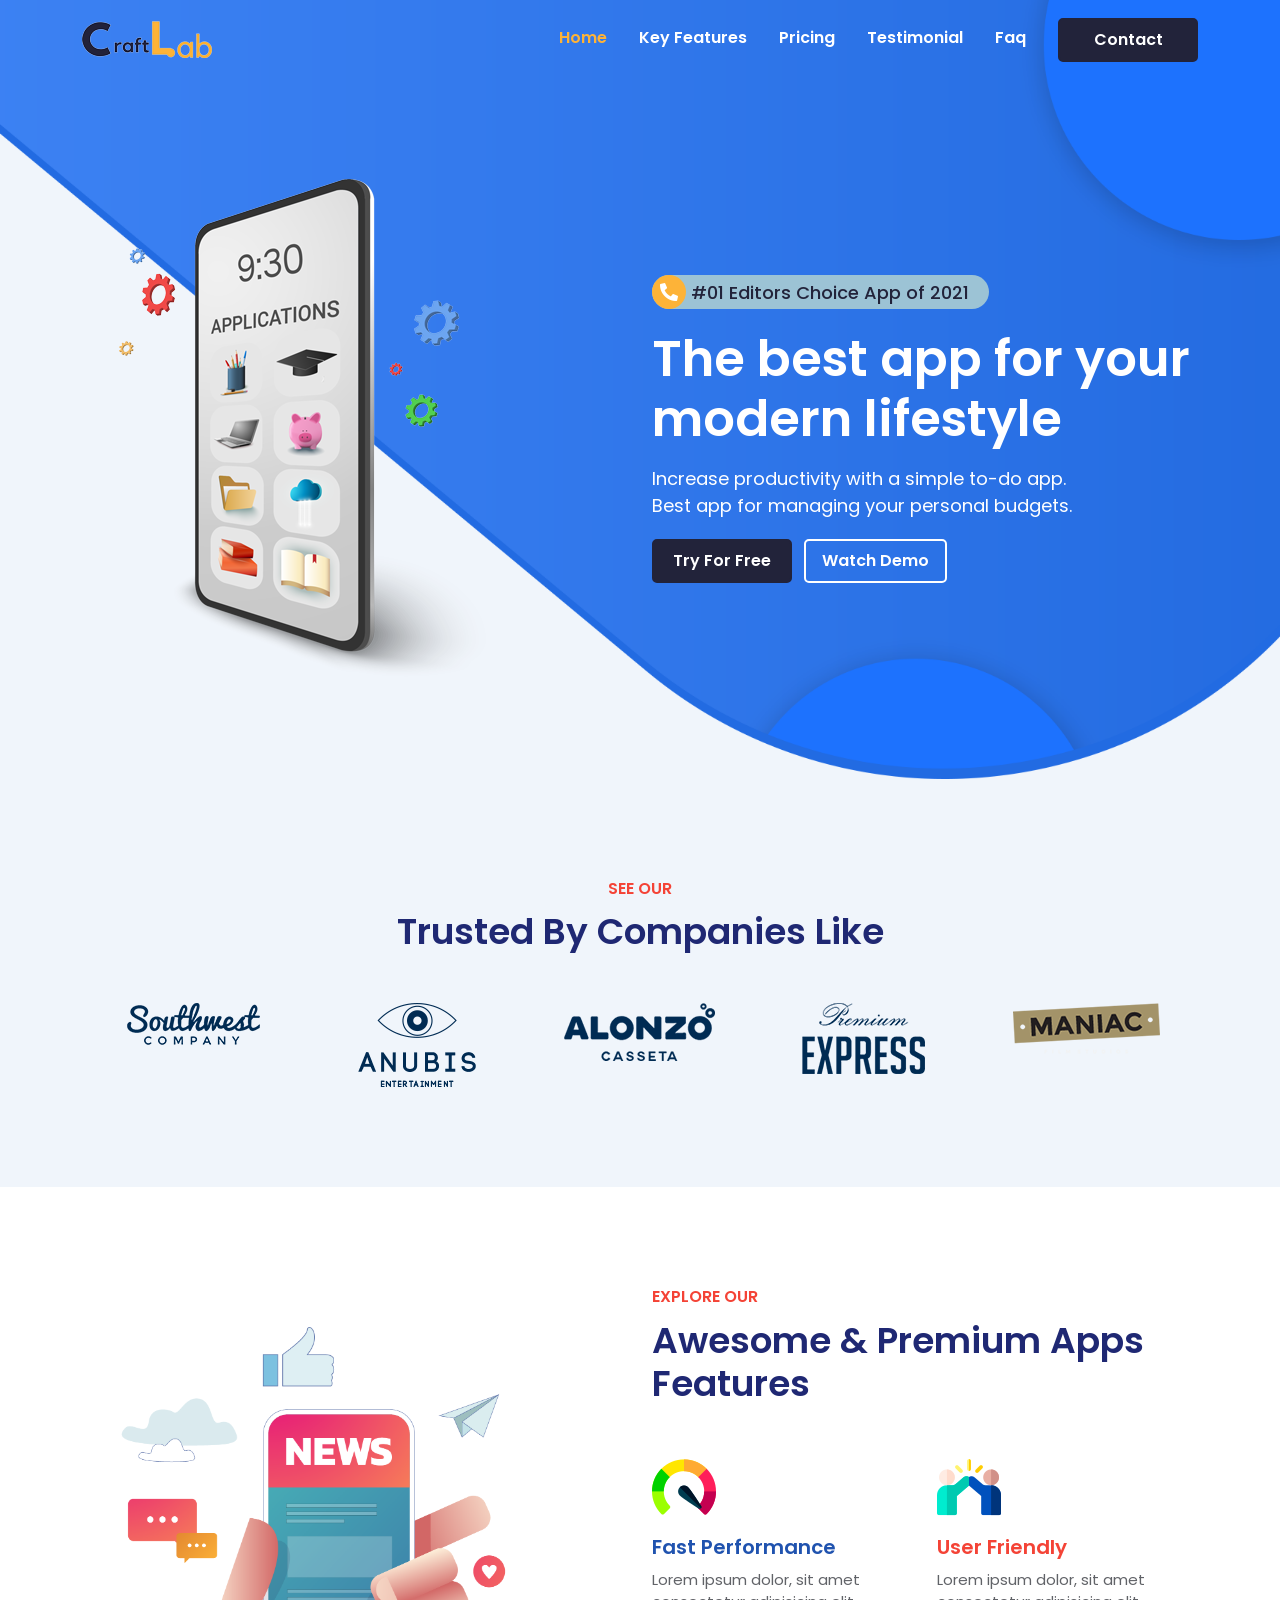
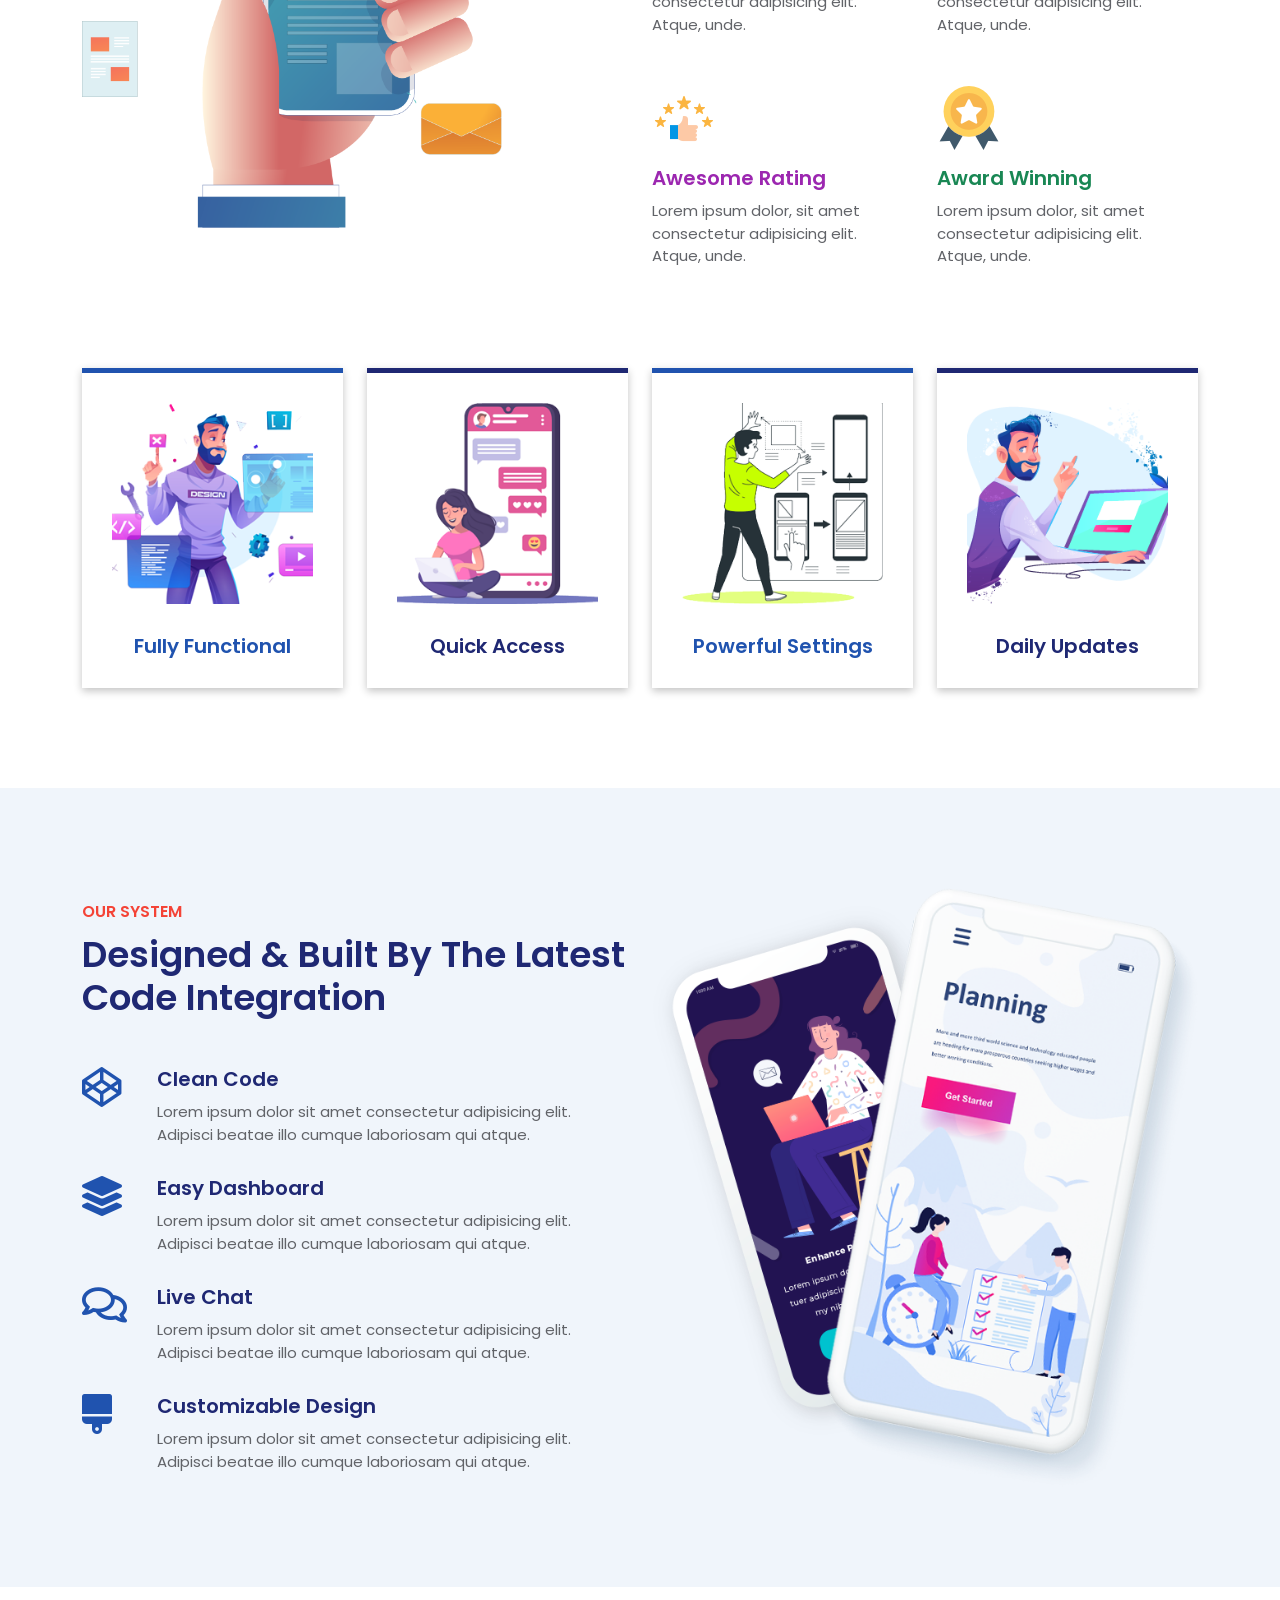
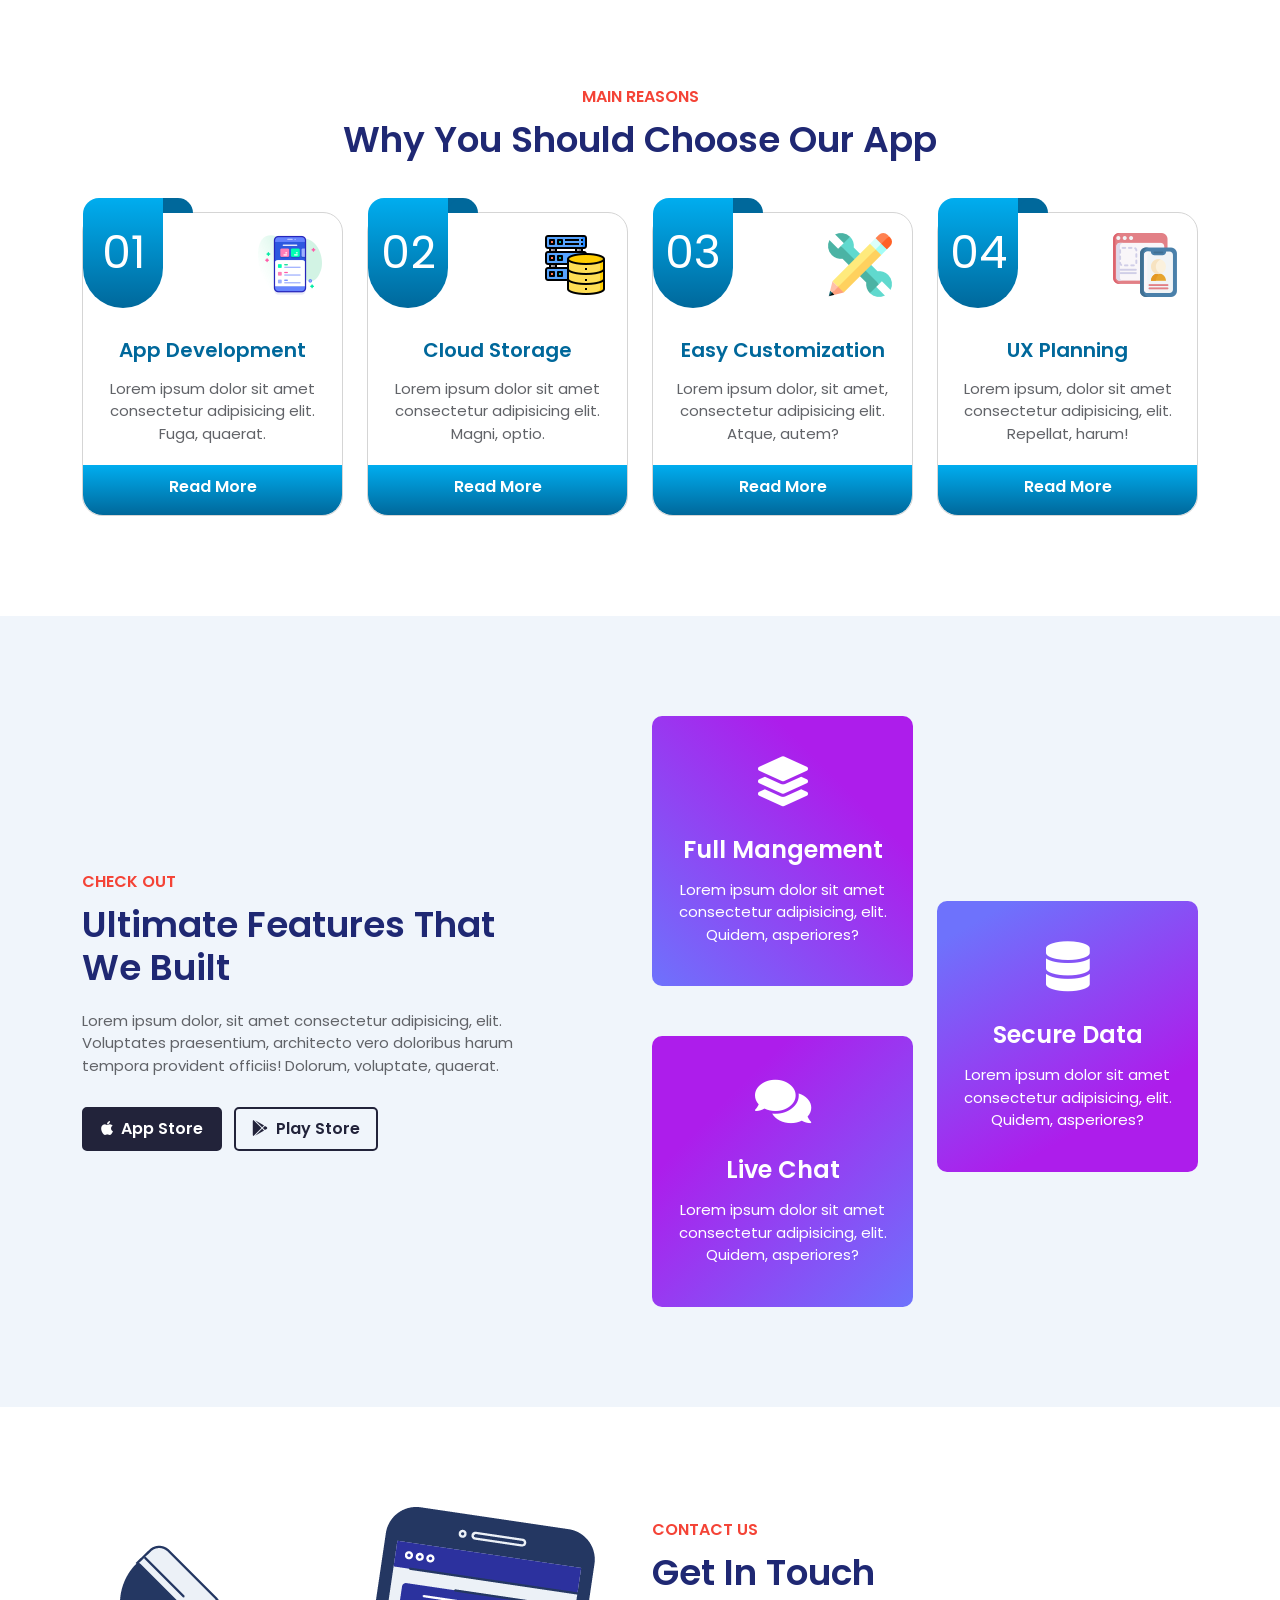
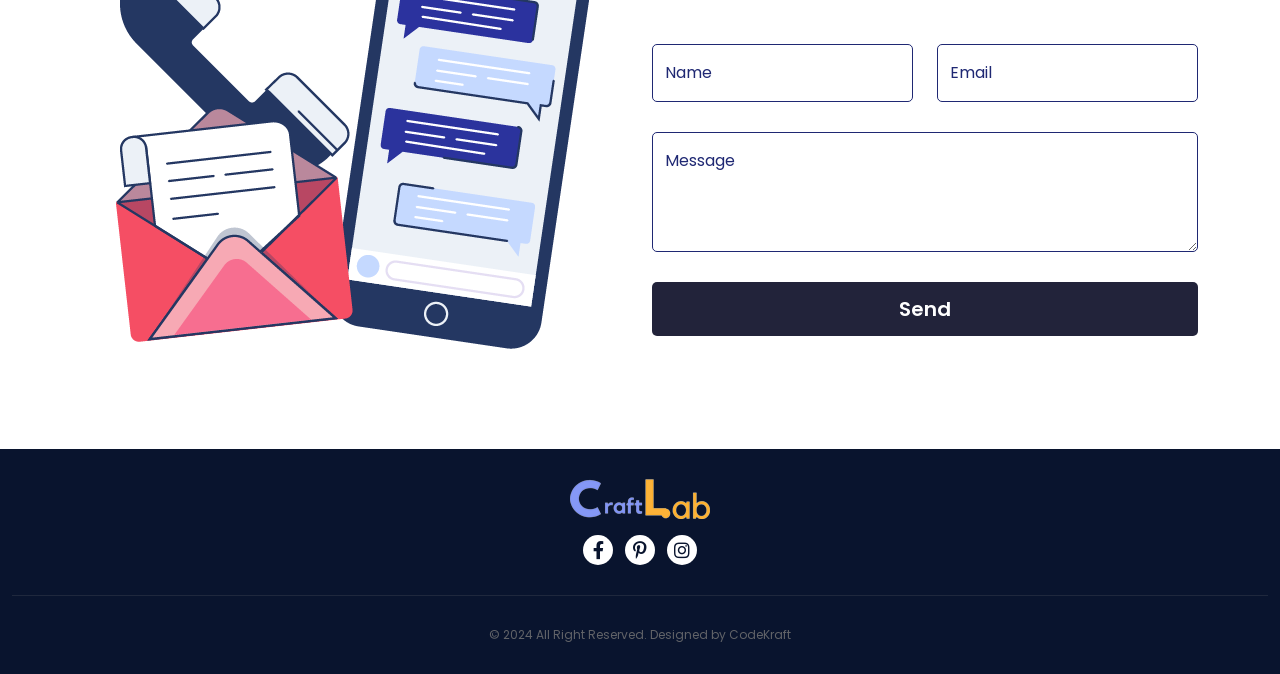
<file: index.html>
<!DOCTYPE html>
<html lang="en">
  <head>
    <!-- Required meta tags -->
    <meta charset="utf-8" />
    <meta name="viewport" content="width=device-width, initial-scale=1" />
    <meta name="description" content="" />
    <meta name="author" content="CodeKraft" />
    <!-- Title -->
    <title>CraftLab</title>
    <!-- Favicon -->
    <link
      rel="icon"
      type="image/png"
      href="assets/images/favicon/favicon.png"
    />
    <!-- Bootstrap Stylesheet -->
    <link rel="stylesheet" href="assets/css/bootstrap.min.css" />
    <!-- Fontawesome Stylesheet -->
    <link rel="stylesheet" href="assets/fonts/css/all.css" />
    <!-- Remix Icon Stylesheet -->
    <link rel="stylesheet" href="assets/fonts/remixicon/remixicon.css" />
    <!-- Magnific Popup Stylesheet -->
    <link
      rel="stylesheet"
      href="assets/vendor/magnificPopup/magnific-popup.css"
    />
    <!-- Owl Carousel Stylesheet -->
    <link rel="stylesheet" href="assets/vendor/owlcarousel/owl-theme.min.css" />
    <link
      rel="stylesheet"
      href="assets/vendor/owlcarousel/owl-carousel.min.css"
    />
    <!-- Scroll to top Stylesheet -->
    <link rel="stylesheet" href="assets/vendor/scrolltop/back-to-top.css" />
    <!-- Main Stylesheet -->
    <link rel="stylesheet" href="assets/css/style.css" />
    <!-- Animation Stylesheet -->
    <link rel="stylesheet" href="assets/css/animate.css" />
    <!-- Responsive Stylesheet -->
    <link rel="stylesheet" href="assets/css/responsive.css" />
  </head>

  <body>
    <!-- ========= PRELOADER ========= -->
    <div id="preloader">
      <div class="loading">
        <div class="loader">
          <div></div>
          <div></div>
          <div></div>
          <div></div>
        </div>
      </div>
    </div>
    <!-- ========= HEADER START ========= -->
    <header>
      <!-- NAVIGATION BAR -->
      <nav class="navbar navbar-expand-lg navigation">
        <div class="container">
          <a class="navbar-brand logo" href="index.html"
            ><img
              src="assets/images/logo/logo.png"
              class="img-fluid"
              alt="CraftLab"
          /></a>
          <button
            class="navbar-toggler"
            type="button"
            data-bs-toggle="collapse"
            data-bs-target="#mainav"
          >
            <i class="fas fa-bars text-white"></i>
          </button>
          <div class="collapse navbar-collapse menu" id="mainav">
            <ul class="navbar-nav ms-auto text-center">
              <li class="nav-item">
                <a class="nav-link active" href="index.html">Home</a>
              </li>
              <li class="nav-item">
                <a class="nav-link" href="about.html">Key Features</a>
              </li>
              <li class="nav-item">
                <a class="nav-link" href="pricing.html">Pricing</a>
              </li>
              <li class="nav-item">
                <a class="nav-link" href="testimonial.html">Testimonial</a>
              </li>
              <li class="nav-item">
                <a class="nav-link" href="faq.html">Faq</a>
              </li>
              <li class="nav-item">
                <a class="nav-link btn btn1" href="#contact">Contact</a>
              </li>
            </ul>
          </div>
        </div>
      </nav>
      <!-- BANNER -->
      <section class="banner">
        <div class="container">
          <div class="row justify-content-between">
            <!-- banner single -->
            <div
              class="col-lg-5 col-md-6 col-sm-10 align-self-center order-1 order-md-0"
            >
              <div class="banner-single text-center">
                <img
                  src="assets/images/banner/01.png"
                  class="img-fluid"
                  alt="CraftLab"
                />
              </div>
            </div>
            <!-- banner single -->
            <div
              class="col-md-6 col-sm-10 align-self-center order-0 order-md-1"
            >
              <div class="banner-single">
                <button type="button" class="btn rounded-pill">
                  <i class="fas fa-phone-alt"></i> #01 Editors Choice App of
                  2021
                </button>
                <h1>The best app for your modern lifestyle</h1>
                <p>
                  Increase productivity with a simple to-do app. Best app for
                  managing your personal budgets.
                </p>
                <ul class="list-inline m-0">
                  <li class="list-inline-item">
                    <a href="#freetrial" class="btn btn1" data-bs-toggle="modal"
                      >Try for free</a
                    >
                  </li>
                  <li class="list-inline-item">
                    <a
                      href="https://www.youtube.com/watch?v=EmsxEPIOoJw"
                      class="btn btn2 watch_demo"
                      >Watch demo</a
                    >
                  </li>
                </ul>
              </div>
            </div>
            <!--/ banner single -->
          </div>
        </div>
      </section>
    </header>
    <!-- ========= HEADER END ========= -->
    <!-- ========= COMPANY START ========= -->
    <section class="company">
      <div class="container">
        <div class="section-title text-center">
          <h2 class="csubtitle">see our</h2>
          <h3 class="ctitle">Trusted By Companies Like</h3>
        </div>
        <!-- carousel -->
        <div class="owl-carousel owl-theme">
          <div class="company-single">
            <img
              src="assets/images/company/01.png"
              class="img-fluid"
              alt="CraftLab"
            />
          </div>
          <div class="company-single">
            <img
              src="assets/images/company/02.png"
              class="img-fluid"
              alt="CraftLab"
            />
          </div>
          <div class="company-single">
            <img
              src="assets/images/company/03.png"
              class="img-fluid"
              alt="CraftLab"
            />
          </div>
          <div class="company-single">
            <img
              src="assets/images/company/04.png"
              class="img-fluid"
              alt="CraftLab"
            />
          </div>
          <div class="company-single">
            <img
              src="assets/images/company/05.png"
              class="img-fluid"
              alt="CraftLab"
            />
          </div>
        </div>
      </div>
    </section>
    <!-- ========= COMPANY END ========= -->
    <!-- ========= FEATURE START ========= -->
    <section class="feature">
      <div class="container">
        <!-- feature 1 -->
        <div class="row">
          <!-- feature single -->
          <div
            class="col-md-6 align-self-center text-center d-none d-md-block feature-img"
          >
            <img
              src="assets/images/feature/01.png"
              class="img-fluid"
              alt="CraftLab"
            />
          </div>
          <!-- feature single -->
          <div class="col-md-6 align-self-center">
            <!-- section-title -->
            <div class="section-title">
              <h2 class="csubtitle">explore our</h2>
              <h3 class="ctitle">Awesome & Premium Apps Features</h3>
            </div>
            <div class="row">
              <!-- feature-single box -->
              <div class="col-sm-6">
                <div class="feature-single">
                  <img
                    src="assets/images/icons/performance.png"
                    class="img-fluid"
                    alt="CraftLab"
                  />
                  <h4 class="cheading text-blue">Fast Performance</h4>
                  <p>
                    Lorem ipsum dolor, sit amet consectetur adipisicing elit.
                    Atque, unde.
                  </p>
                </div>
              </div>
              <!-- feature-single box -->
              <div class="col-sm-6">
                <div class="feature-single">
                  <img
                    src="assets/images/icons/user-friendly.png"
                    class="img-fluid"
                    alt="CraftLab"
                  />
                  <h4 class="cheading text-red">User Friendly</h4>
                  <p>
                    Lorem ipsum dolor, sit amet consectetur adipisicing elit.
                    Atque, unde.
                  </p>
                </div>
              </div>
              <!-- feature-single box -->
              <div class="col-sm-6">
                <div class="feature-single">
                  <img
                    src="assets/images/icons/rate.png"
                    class="img-fluid"
                    alt="CraftLab"
                  />
                  <h4 class="cheading text-purple">Awesome Rating</h4>
                  <p>
                    Lorem ipsum dolor, sit amet consectetur adipisicing elit.
                    Atque, unde.
                  </p>
                </div>
              </div>
              <!-- feature-single box -->
              <div class="col-sm-6">
                <div class="feature-single">
                  <img
                    src="assets/images/icons/medal.png"
                    class="img-fluid"
                    alt="CraftLab"
                  />
                  <h4 class="cheading text-green">Award Winning</h4>
                  <p>
                    Lorem ipsum dolor, sit amet consectetur adipisicing elit.
                    Atque, unde.
                  </p>
                </div>
              </div>
              <!--/ feature-single box -->
            </div>
          </div>
          <!--/ feature single -->
        </div>
        <!-- feature 2 -->
        <div class="row">
          <!-- feature-single2 -->
          <div class="col-lg-3 col-sm-6 feature-single2">
            <div class="feature-box">
              <img
                src="assets/images/feature/02.png"
                class="img-fluid"
                alt="CraftLab"
              />
              <h5 class="cheading">Fully functional</h5>
            </div>
          </div>
          <!-- feature-single2 -->
          <div class="col-lg-3 col-sm-6 feature-single2">
            <div class="feature-box">
              <img
                src="assets/images/feature/03.png"
                class="img-fluid"
                alt="CraftLab"
              />
              <h5 class="cheading">Quick Access</h5>
            </div>
          </div>
          <!-- feature-single2 -->
          <div class="col-lg-3 col-sm-6 feature-single2">
            <div class="feature-box">
              <img
                src="assets/images/feature/04.png"
                class="img-fluid"
                alt="CraftLab"
              />
              <h5 class="cheading">Powerful Settings</h5>
            </div>
          </div>
          <!-- feature-single2 -->
          <div class="col-lg-3 col-sm-6 feature-single2">
            <div class="feature-box">
              <img
                src="assets/images/feature/05.png"
                class="img-fluid"
                alt="CraftLab"
              />
              <h5 class="cheading">Daily Updates</h5>
            </div>
          </div>
          <!-- feature-single2 -->
        </div>
      </div>
    </section>
    <!-- ========= FEATURE END ========= -->
    <!-- ========= ABOUT START ========= -->
    <section class="about">
      <div class="container">
        <div class="row">
          <!-- about-single -->
          <div class="col-md-6 align-self-center">
            <!-- section-title -->
            <div class="section-title">
              <h2 class="csubtitle">our system</h2>
              <h3 class="ctitle mb-lg-5">
                Designed & Built By The Latest Code Integration
              </h3>
            </div>
            <!-- about-single-box -->
            <div class="about-single">
              <div class="d-md-flex">
                <div>
                  <i class="fab fa-codepen"></i>
                </div>
                <div>
                  <h4 class="cheading">Clean Code</h4>
                  <p>
                    Lorem ipsum dolor sit amet consectetur adipisicing elit.
                    Adipisci beatae illo cumque laboriosam qui atque.
                  </p>
                </div>
              </div>
            </div>
            <!-- about-single-box -->
            <div class="about-single">
              <div class="d-md-flex">
                <div>
                  <i class="fas fa-layer-group"></i>
                </div>
                <div>
                  <h4 class="cheading">Easy Dashboard</h4>
                  <p>
                    Lorem ipsum dolor sit amet consectetur adipisicing elit.
                    Adipisci beatae illo cumque laboriosam qui atque.
                  </p>
                </div>
              </div>
            </div>
            <!-- about-single-box -->
            <div class="about-single">
              <div class="d-md-flex">
                <div>
                  <i class="far fa-comments"></i>
                </div>
                <div>
                  <h4 class="cheading">Live Chat</h4>
                  <p>
                    Lorem ipsum dolor sit amet consectetur adipisicing elit.
                    Adipisci beatae illo cumque laboriosam qui atque.
                  </p>
                </div>
              </div>
            </div>
            <!-- about-single-box -->
            <div class="about-single">
              <div class="d-md-flex">
                <div>
                  <i class="fas fa-brush"></i>
                </div>
                <div>
                  <h4 class="cheading">Customizable Design</h4>
                  <p>
                    Lorem ipsum dolor sit amet consectetur adipisicing elit.
                    Adipisci beatae illo cumque laboriosam qui atque.
                  </p>
                </div>
              </div>
            </div>
            <!--/ about-single-box -->
          </div>
          <!-- about-single -->
          <div
            class="col-md-6 align-self-center text-center d-none d-md-block about-img"
          >
            <img
              src="assets/images/about/01.png"
              class="img-fluid"
              alt="CraftLab"
            />
          </div>
          <!--/ about-single -->
        </div>
      </div>
    </section>
    <!-- ========= ABOUT END ========= -->
    <!-- ========= SERVICE START ========= -->
    <section class="service">
      <div class="container">
        <!-- section-title -->
        <div class="section-title">
          <h2 class="csubtitle">main reasons</h2>
          <h3 class="ctitle">Why You Should Choose Our App</h3>
        </div>
        <div class="row justify-content-center">
          <!-- service-single -->
          <div class="col-xl-3 col-lg-4 col-sm-6">
            <div class="service-single">
              <div class="service-count">01</div>
              <div class="service-icon">
                <img
                  src="assets/images/icons/app.png"
                  class="img-fluid"
                  alt="CraftLab"
                />
              </div>
              <h4 class="cheading">App Development</h4>
              <p>
                Lorem ipsum dolor sit amet consectetur adipisicing elit. Fuga,
                quaerat.
              </p>
              <a href="#">read more</a>
            </div>
          </div>
          <!-- service-single -->
          <div class="col-xl-3 col-lg-4 col-sm-6">
            <div class="service-single">
              <div class="service-count">02</div>
              <div class="service-icon">
                <img
                  src="assets/images/icons/storage.png"
                  class="img-fluid"
                  alt="CraftLab"
                />
              </div>
              <h4 class="cheading">Cloud Storage</h4>
              <p>
                Lorem ipsum dolor sit amet consectetur adipisicing elit. Magni,
                optio.
              </p>
              <a href="#">read more</a>
            </div>
          </div>
          <!-- service-single -->
          <div class="col-xl-3 col-lg-4 col-sm-6">
            <div class="service-single">
              <div class="service-count">03</div>
              <div class="service-icon">
                <img
                  src="assets/images/icons/customize.png"
                  class="img-fluid"
                  alt="CraftLab"
                />
              </div>
              <h4 class="cheading">Easy Customization</h4>
              <p>
                Lorem ipsum dolor, sit amet, consectetur adipisicing elit.
                Atque, autem?
              </p>
              <a href="#">read more</a>
            </div>
          </div>
          <!-- service-single -->
          <div class="col-xl-3 col-lg-4 col-sm-6">
            <div class="service-single">
              <div class="service-count">04</div>
              <div class="service-icon">
                <img
                  src="assets/images/icons/ux.png"
                  class="img-fluid"
                  alt="CraftLab"
                />
              </div>
              <h4 class="cheading">UX Planning</h4>
              <p>
                Lorem ipsum, dolor sit amet consectetur adipisicing, elit.
                Repellat, harum!
              </p>
              <a href="#">read more</a>
            </div>
          </div>
          <!--/ service-single -->
        </div>
      </div>
    </section>
    <!-- ========= SERVICE END ========= -->
    <!-- ========= ABOUT2 START ========= -->
    <section class="about2">
      <div class="container">
        <div class="row justify-content-between">
          <!-- about2-single -->
          <div class="col-lg-5 align-self-center">
            <div class="about2-single">
              <h2 class="csubtitle">check out</h2>
              <h3 class="ctitle">Ultimate Features That We Built</h3>
              <p>
                Lorem ipsum dolor, sit amet consectetur adipisicing, elit.
                Voluptates praesentium, architecto vero doloribus harum tempora
                provident officiis! Dolorum, voluptate, quaerat.
              </p>
              <ul class="list-inline m-0">
                <li class="list-inline-item">
                  <a href="#" class="btn btn1"
                    ><i class="fab fa-apple me-2"></i>App Store</a
                  >
                </li>
                <li class="list-inline-item">
                  <a href="#" class="btn btn2"
                    ><i class="fab fa-google-play me-2"></i>Play Store</a
                  >
                </li>
              </ul>
            </div>
          </div>
          <!-- about2-single -->
          <div class="col-lg-7 col-xl-6 align-self-center">
            <div class="row">
              <!-- about-item -->
              <div class="col-sm-6 align-self-center">
                <div class="about-item about-item01">
                  <i class="fas fa-layer-group"></i>
                  <h4 class="cheading">Full Mangement</h4>
                  <p>
                    Lorem ipsum dolor sit amet consectetur adipisicing, elit.
                    Quidem, asperiores?
                  </p>
                </div>
                <div class="about-item about-item02 mt-50">
                  <i class="fas fa-comments"></i>
                  <h4 class="cheading">Live Chat</h4>
                  <p>
                    Lorem ipsum dolor sit amet consectetur adipisicing, elit.
                    Quidem, asperiores?
                  </p>
                </div>
              </div>
              <!-- about-item -->
              <div class="col-sm-6 align-self-center">
                <div class="about-item about-item03 mt-50">
                  <i class="fas fa-database"></i>
                  <h4 class="cheading">Secure Data</h4>
                  <p>
                    Lorem ipsum dolor sit amet consectetur adipisicing, elit.
                    Quidem, asperiores?
                  </p>
                </div>
              </div>
            </div>
          </div>
        </div>
      </div>
    </section>
    <!-- ========= ABOUT2 END ========= -->
    <!-- ========= CONTACT START ========= -->
    <section class="contact" id="contact">
      <div class="container">
        <div class="row">
          <!-- contact-single -->
          <div class="col-md-5 col-lg-6 align-self-center">
            <div class="contact-single text-center d-none d-md-block">
              <img
                src="assets/images/contact/01.png"
                class="img-fluid"
                alt="CraftLab"
              />
            </div>
          </div>
          <!-- contact-single -->
          <div class="col-md-7 col-lg-6 align-self-center">
            <div class="contact-single">
              <h2 class="csubtitle">contact us</h2>
              <h3 class="ctitle">get in touch</h3>
              <form
                action="contact-form-handler.php"
                method="post"
                class="needs-validation conForm"
                novalidate
              >
                <div class="row">
                  <div class="col-lg-6">
                    <div class="form-floating">
                      <input
                        type="text"
                        class="form-control"
                        placeholder="Name"
                        name="name"
                        required
                      />
                      <label>Name</label>
                      <div class="invalid-feedback">Enter Your Name</div>
                    </div>
                  </div>
                  <div class="col-lg-6">
                    <div class="form-floating">
                      <input
                        type="email"
                        class="form-control"
                        placeholder="Email"
                        name="email"
                        required
                      />
                      <label>Email</label>
                      <div class="invalid-feedback">
                        Enter Your Email Adress
                      </div>
                    </div>
                  </div>
                  <div class="col-md-12">
                    <div class="form-floating">
                      <textarea
                        class="form-control"
                        placeholder="Message"
                        name="message"
                        required
                      ></textarea>
                      <label>Message</label>
                      <div class="invalid-feedback">Enter Your Message</div>
                    </div>
                  </div>
                  <div class="col-md-12">
                    <input
                      type="submit"
                      class="btn btn-lg btn-block w-100 border-0 btn1"
                      name="submit"
                      value="Send"
                    />
                  </div>
                  <div class="col-md-12 mt-2" id="sucess_alert">
                    <div
                      class="alert alert-success text-center text-green"
                      role="alert"
                    >
                      <i class="fas fa-check-circle me-2"></i>Thank You! Your
                      message has been sent successfully
                    </div>
                  </div>
                  <div class="col-md-12 mt-2" id="failed_alert">
                    <div
                      class="alert alert-danger text-center text-red"
                      role="alert"
                    >
                      <i class="fas fa-exclamation-circle me-2"></i>Failed!
                      Please fill up the necessary information
                    </div>
                  </div>
                </div>
              </form>
            </div>
          </div>
          <!--/ contact-single -->
        </div>
      </div>
    </section>
    <!-- ========= CONTACT END ========= -->
    <!-- ========= FOOTER ========= -->
    <footer>
      <div class="container-fluid">
        <img
          src="assets/images/logo/footer-logo.png"
          class="img-fluid"
          alt="CraftLab"
        />
        <ul class="list-inline mb-0 mt-3">
          <li class="list-inline-item">
            <a href="#"><i class="fab fa-facebook-f" aria-hidden="true"></i></a>
          </li>

          <li class="list-inline-item">
            <a href="#"
              ><i class="fab fa-pinterest-p" aria-hidden="true"></i
            ></a>
          </li>
          <li class="list-inline-item">
            <a href="#"><i class="fab fa-instagram" aria-hidden="true"></i></a>
          </li>
        </ul>
        <hr />
        <small class="d-block"
          >&copy; 2024 All Right Reserved. Designed by CodeKraft</small
        >
      </div>
    </footer>
    <!-- ========= Scroll to top ========= -->
    <a href="#" class="bck"></a>
    <!-- ========= MODAL ========= -->
    <div class="modal trialmodal" id="freetrial">
      <div class="modal-dialog modal-dialog-centered">
        <div class="modal-content">
          <button type="button" class="btn-close close" data-bs-dismiss="modal">
            X
          </button>
          <div class="modal-content">
            <div class="modal-body">
              <div class="modal-icon">
                <img
                  src="assets/images/icons/register.png"
                  class="img-fluid"
                  alt="CraftLab"
                />
              </div>
              <h2 class="cheading">Hello User! <span>Welcome back</span></h2>
              <form action="#" class="modalForm">
                <div class="form-floating mb-3">
                  <input
                    type="text"
                    class="form-control"
                    placeholder="Username"
                    name="usrname"
                    required
                  />
                  <label>Username</label>
                </div>
                <div class="form-floating mb-3">
                  <input
                    type="email"
                    class="form-control"
                    placeholder="Email"
                    name="uemail"
                    required
                  />
                  <label>Email</label>
                </div>
                <div class="form-floating mb-3">
                  <input
                    type="password"
                    class="form-control"
                    placeholder="Password"
                    name="pw"
                    required
                  />
                  <label>Password</label>
                </div>
                <input
                  class="btn btn-lg fw-normal text-white btn-block w-100 bg-blue"
                  type="submit"
                  name="login"
                  value="Free Login"
                />
                <div class="mt-3" id="sucess_modal">
                  <div
                    class="alert alert-success text-center text-green"
                    role="alert"
                  >
                    <i class="fas fa-check-circle me-2"></i>Thank You!
                    Successfully LoggedIn
                  </div>
                </div>
              </form>
            </div>
            <div class="modal-footer">
              <ul class="list-inline m-0 text-center">
                <li class="list-inline-item">
                  <a href="#">Forgot Password ?</a>
                </li>
                <li class="list-inline-item">|</li>
                <li class="list-inline-item"><a href="#">Sign Up</a></li>
              </ul>
            </div>
          </div>
        </div>
      </div>
    </div>
    <!-- ========= Js Files ========= -->
    <!-- Main Js -->
    <script src="assets/js/jquery-1.12.4.js"></script>
    <!-- Popper Js -->
    <script src="assets/js/popper.min.js"></script>
    <!-- Bootstrap Js -->
    <script src="assets/js/bootstrap.min.js"></script>
    <!-- Magnific Popup Js -->
    <script src="assets/vendor/magnificPopup/magnific-popup.min.js"></script>
    <!-- Owl Carousel Js -->
    <script src="assets/vendor/owlcarousel/owl-carousel.min.js"></script>
    <!-- Scroll to top Js -->
    <script src="assets/vendor/scrolltop/back-to-top.js"></script>
    <!-- Custom Js -->
    <script src="assets/js/custom.js"></script>
  </body>
</html>
</file>
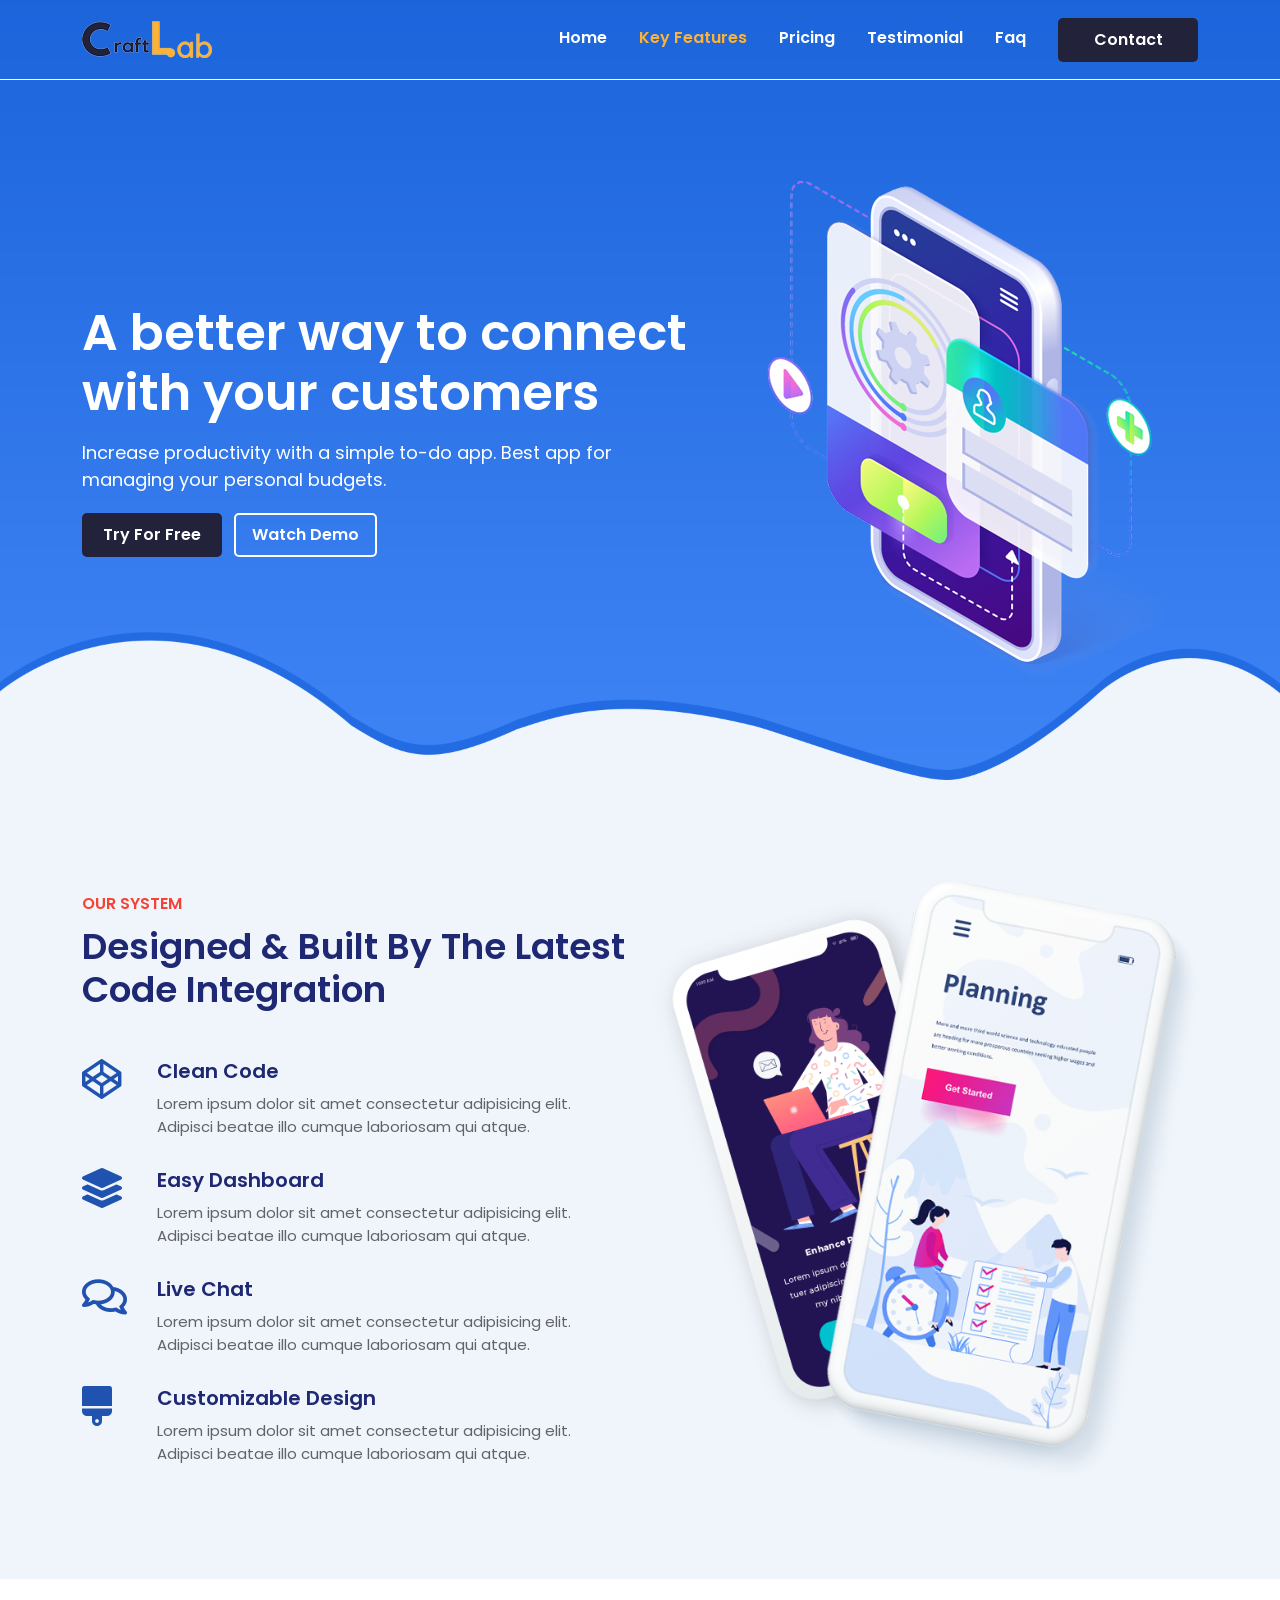
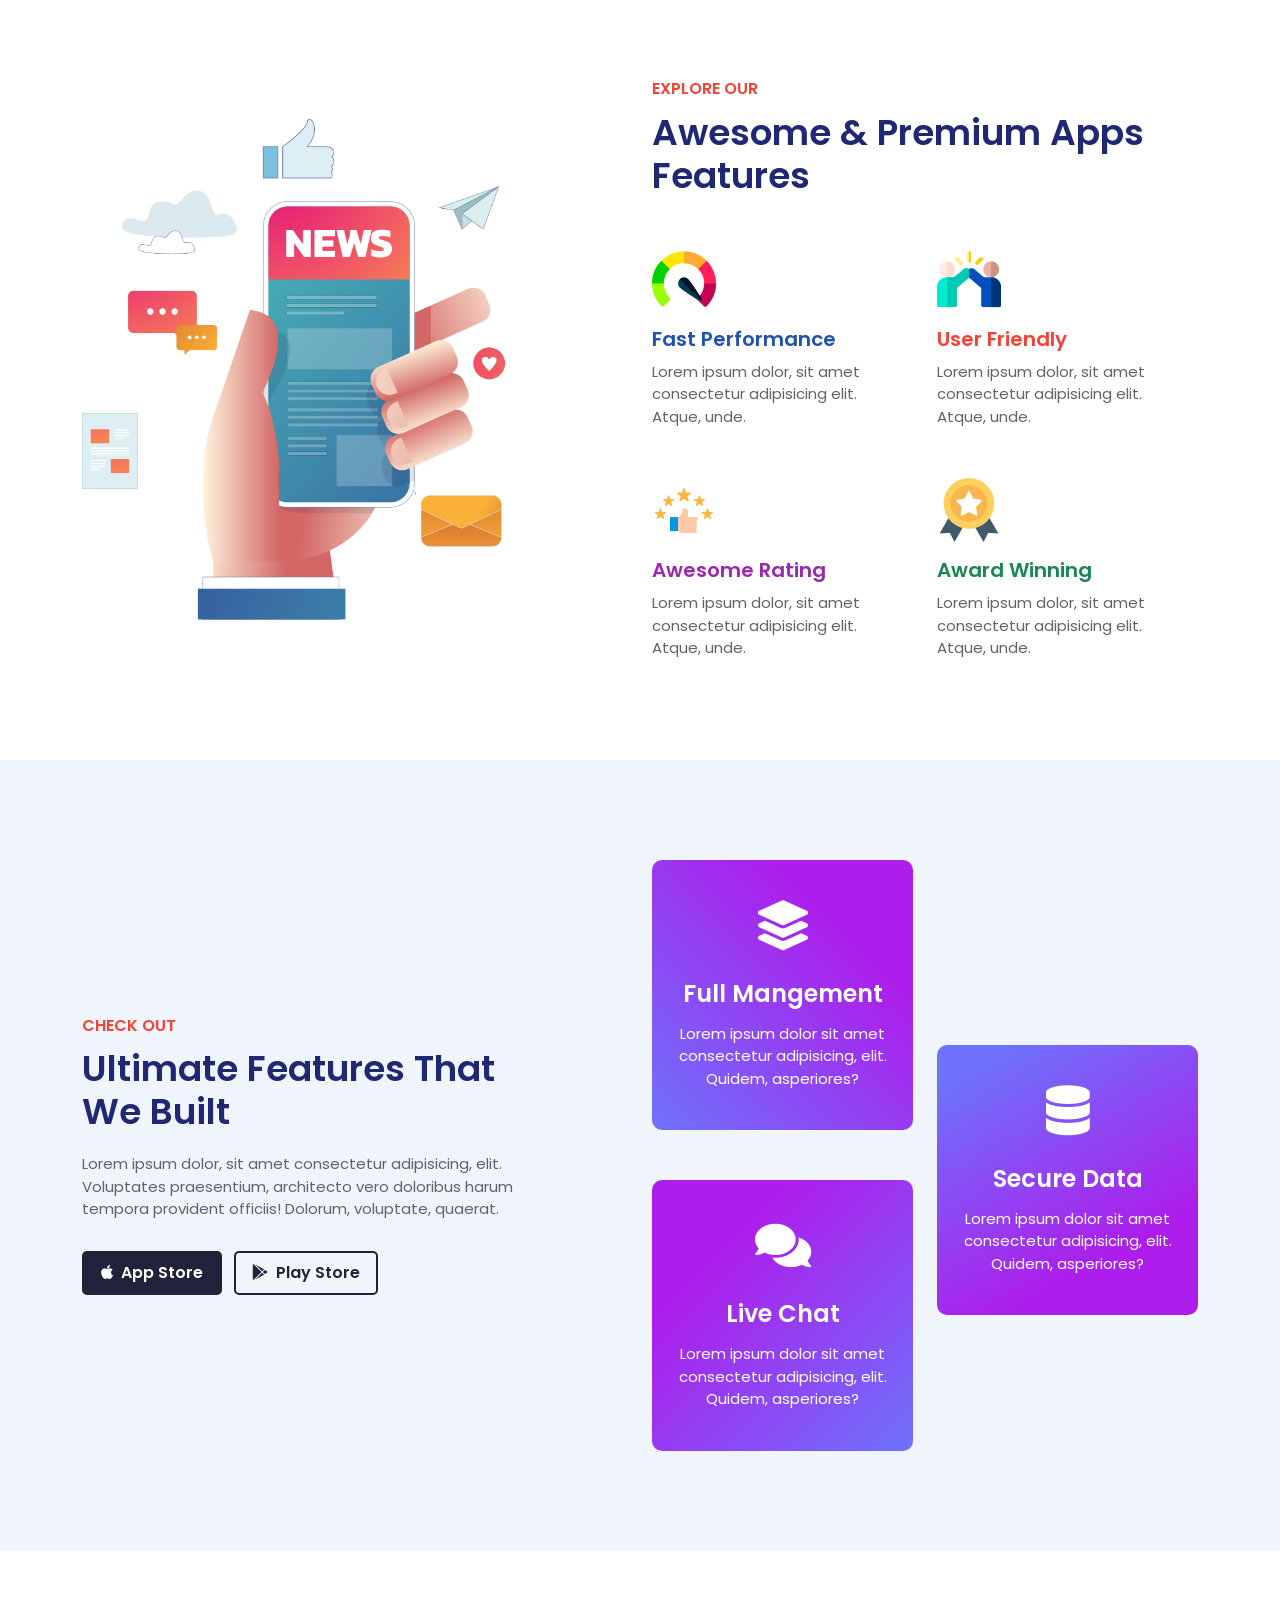
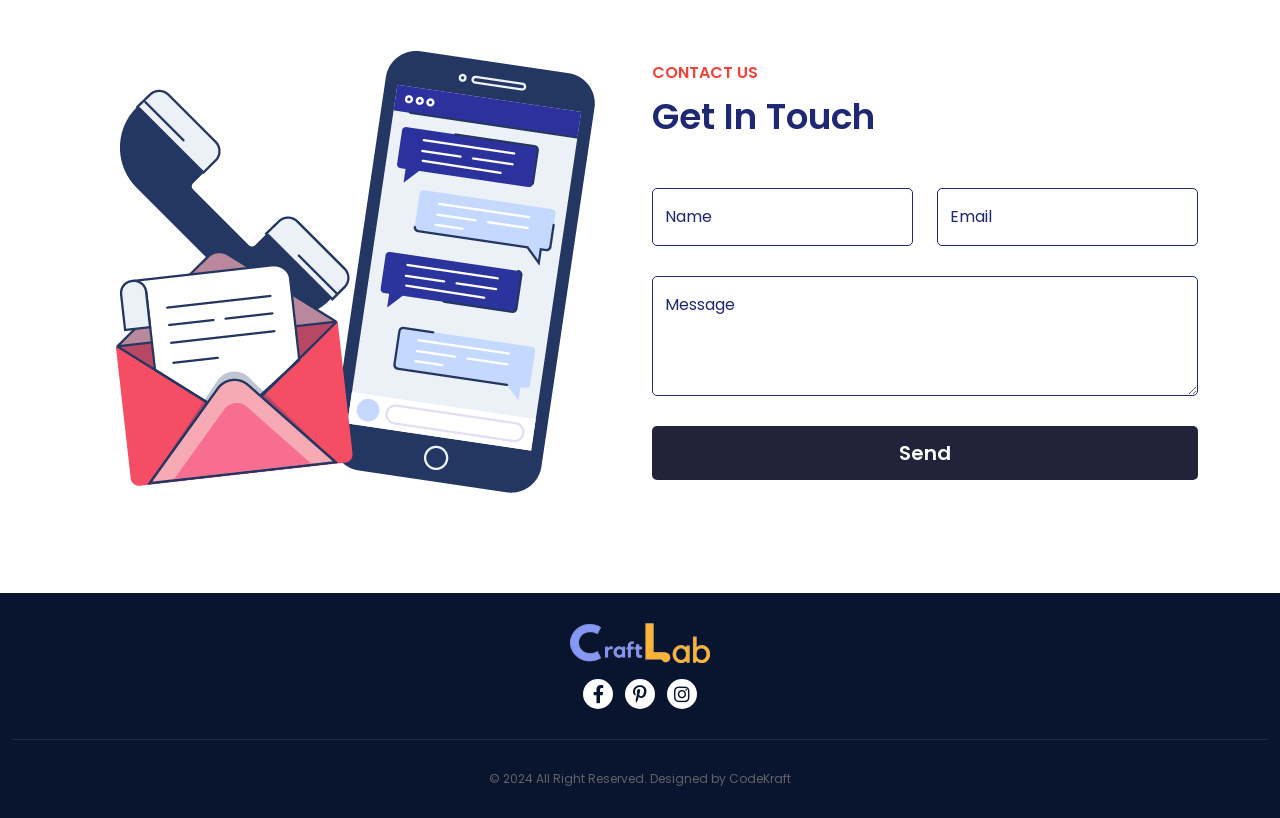
<file: about.html>
<!DOCTYPE html>
<html lang="en">
  <head>
    <!-- Required meta tags -->
    <meta charset="utf-8" />
    <meta name="viewport" content="width=device-width, initial-scale=1" />
    <meta name="description" content="" />
    <meta name="author" content="CodeKraft" />
    <!-- Title -->
    <title>CraftLab</title>
    <!-- Favicon -->
    <link
      rel="icon"
      type="image/png"
      href="assets/images/favicon/favicon.png"
    />
    <!-- Bootstrap Stylesheet -->
    <link rel="stylesheet" href="assets/css/bootstrap.min.css" />
    <!-- Fontawesome Stylesheet -->
    <link rel="stylesheet" href="assets/fonts/css/all.css" />
    <!-- Remix Icon Stylesheet -->
    <link rel="stylesheet" href="assets/fonts/remixicon/remixicon.css" />
    <!-- Magnific Popup Stylesheet -->
    <link
      rel="stylesheet"
      href="assets/vendor/magnificPopup/magnific-popup.css"
    />
    <!-- Owl Carousel Stylesheet -->
    <link rel="stylesheet" href="assets/vendor/owlcarousel/owl-theme.min.css" />
    <link
      rel="stylesheet"
      href="assets/vendor/owlcarousel/owl-carousel.min.css"
    />
    <!-- Scroll to top Stylesheet -->
    <link rel="stylesheet" href="assets/vendor/scrolltop/back-to-top.css" />
    <!-- Main Stylesheet -->
    <link rel="stylesheet" href="assets/css/style.css" />
    <!-- Animation Stylesheet -->
    <link rel="stylesheet" href="assets/css/animate.css" />
    <!-- Responsive Stylesheet -->
    <link rel="stylesheet" href="assets/css/responsive.css" />
  </head>

  <body>
    <!-- ========= PRELOADER ========= -->
    <div id="preloader">
      <div class="loading">
        <div class="loader">
          <div></div>
          <div></div>
          <div></div>
          <div></div>
        </div>
      </div>
    </div>
    <!-- ========= HEADER START ========= -->
    <header class="inner-header">
      <!-- NAVIGATION BAR -->
      <nav class="navbar navbar-expand-lg navigation">
        <div class="container">
          <a class="navbar-brand logo" href="index.html"
            ><img
              src="assets/images/logo/logo.png"
              class="img-fluid"
              alt="CraftLab"
          /></a>
          <button
            class="navbar-toggler"
            type="button"
            data-bs-toggle="collapse"
            data-bs-target="#mainav"
          >
            <i class="fas fa-bars text-white"></i>
          </button>
          <div class="collapse navbar-collapse menu" id="mainav">
            <ul class="navbar-nav ms-auto text-center">
              <li class="nav-item">
                <a class="nav-link" href="index.html">Home</a>
              </li>
              <li class="nav-item">
                <a class="nav-link active" href="about.html">Key Features</a>
              </li>
              <li class="nav-item">
                <a class="nav-link" href="pricing.html">Pricing</a>
              </li>
              <li class="nav-item">
                <a class="nav-link" href="testimonial.html">Testimonial</a>
              </li>
              <li class="nav-item">
                <a class="nav-link" href="faq.html">Faq</a>
              </li>
              <li class="nav-item">
                <a class="nav-link btn btn1" href="#contact">Contact</a>
              </li>
            </ul>
          </div>
        </div>
      </nav>
      <!-- BANNER -->
      <section class="banner">
        <div class="container">
          <div class="row justify-content-between">
            <!-- banner single -->
            <div class="col-md-7 align-self-center">
              <div class="banner-single">
                <h1>A better way to connect with your customers</h1>
                <p>
                  Increase productivity with a simple to-do app. Best app for
                  managing your personal budgets.
                </p>
                <ul class="list-inline m-0">
                  <li class="list-inline-item">
                    <a href="#freetrial" class="btn btn1" data-bs-toggle="modal"
                      >Try for free</a
                    >
                  </li>
                  <li class="list-inline-item">
                    <a
                      href="https://www.youtube.com/watch?v=EmsxEPIOoJw"
                      class="btn btn2 watch_demo"
                      >Watch demo</a
                    >
                  </li>
                </ul>
              </div>
            </div>
            <!-- banner single -->
            <div class="col-md-5 align-self-center">
              <div class="banner-single text-center">
                <img
                  src="assets/images/banner/02.png"
                  class="img-fluid"
                  alt="CraftLab"
                />
              </div>
            </div>
            <!--/ banner single -->
          </div>
        </div>
      </section>
    </header>
    <!-- ========= HEADER END ========= -->
    <!-- ========= ABOUT START ========= -->
    <section class="about">
      <div class="container">
        <div class="row">
          <!-- about-single -->
          <div class="col-md-6 align-self-center">
            <!-- section-title -->
            <div class="section-title">
              <h2 class="csubtitle">our system</h2>
              <h3 class="ctitle mb-lg-5">
                Designed & Built By The Latest Code Integration
              </h3>
            </div>
            <!-- about-single-box -->
            <div class="about-single">
              <div class="d-md-flex">
                <div>
                  <i class="fab fa-codepen"></i>
                </div>
                <div>
                  <h4 class="cheading">Clean Code</h4>
                  <p>
                    Lorem ipsum dolor sit amet consectetur adipisicing elit.
                    Adipisci beatae illo cumque laboriosam qui atque.
                  </p>
                </div>
              </div>
            </div>
            <!-- about-single-box -->
            <div class="about-single">
              <div class="d-md-flex">
                <div>
                  <i class="fas fa-layer-group"></i>
                </div>
                <div>
                  <h4 class="cheading">Easy Dashboard</h4>
                  <p>
                    Lorem ipsum dolor sit amet consectetur adipisicing elit.
                    Adipisci beatae illo cumque laboriosam qui atque.
                  </p>
                </div>
              </div>
            </div>
            <!-- about-single-box -->
            <div class="about-single">
              <div class="d-md-flex">
                <div>
                  <i class="far fa-comments"></i>
                </div>
                <div>
                  <h4 class="cheading">Live Chat</h4>
                  <p>
                    Lorem ipsum dolor sit amet consectetur adipisicing elit.
                    Adipisci beatae illo cumque laboriosam qui atque.
                  </p>
                </div>
              </div>
            </div>
            <!-- about-single-box -->
            <div class="about-single">
              <div class="d-md-flex">
                <div>
                  <i class="fas fa-brush"></i>
                </div>
                <div>
                  <h4 class="cheading">Customizable Design</h4>
                  <p>
                    Lorem ipsum dolor sit amet consectetur adipisicing elit.
                    Adipisci beatae illo cumque laboriosam qui atque.
                  </p>
                </div>
              </div>
            </div>
            <!--/ about-single-box -->
          </div>
          <!-- about-single -->
          <div
            class="col-md-6 align-self-center text-center d-none d-md-block about-img"
          >
            <img
              src="assets/images/about/01.png"
              class="img-fluid"
              alt="CraftLab"
            />
          </div>
          <!--/ about-single -->
        </div>
      </div>
    </section>
    <!-- ========= ABOUT END ========= -->
    <!-- ========= FEATURE START ========= -->
    <section class="feature">
      <div class="container">
        <!-- feature 1 -->
        <div class="row">
          <!-- feature single -->
          <div
            class="col-md-6 feature-img align-self-center text-center d-none d-md-block"
          >
            <img
              src="assets/images/feature/01.png"
              class="img-fluid"
              alt="CraftLab"
            />
          </div>
          <!-- feature single -->
          <div class="col-md-6 align-self-center">
            <!-- section-title -->
            <div class="section-title">
              <h2 class="csubtitle">explore our</h2>
              <h3 class="ctitle">Awesome & Premium Apps Features</h3>
            </div>
            <div class="row">
              <!-- feature-single box -->
              <div class="col-sm-6">
                <div class="feature-single">
                  <img
                    src="assets/images/icons/performance.png"
                    class="img-fluid"
                    alt="CraftLab"
                  />
                  <h4 class="cheading text-blue">Fast Performance</h4>
                  <p>
                    Lorem ipsum dolor, sit amet consectetur adipisicing elit.
                    Atque, unde.
                  </p>
                </div>
              </div>
              <!-- feature-single box -->
              <div class="col-sm-6">
                <div class="feature-single">
                  <img
                    src="assets/images/icons/user-friendly.png"
                    class="img-fluid"
                    alt="CraftLab"
                  />
                  <h4 class="cheading text-red">User Friendly</h4>
                  <p>
                    Lorem ipsum dolor, sit amet consectetur adipisicing elit.
                    Atque, unde.
                  </p>
                </div>
              </div>
              <!-- feature-single box -->
              <div class="col-sm-6">
                <div class="feature-single">
                  <img
                    src="assets/images/icons/rate.png"
                    class="img-fluid"
                    alt="CraftLab"
                  />
                  <h4 class="cheading text-purple">Awesome Rating</h4>
                  <p>
                    Lorem ipsum dolor, sit amet consectetur adipisicing elit.
                    Atque, unde.
                  </p>
                </div>
              </div>
              <!-- feature-single box -->
              <div class="col-sm-6">
                <div class="feature-single">
                  <img
                    src="assets/images/icons/medal.png"
                    class="img-fluid"
                    alt="CraftLab"
                  />
                  <h4 class="cheading text-green">Award Winning</h4>
                  <p>
                    Lorem ipsum dolor, sit amet consectetur adipisicing elit.
                    Atque, unde.
                  </p>
                </div>
              </div>
              <!--/ feature-single box -->
            </div>
          </div>
          <!--/ feature single -->
        </div>
      </div>
    </section>
    <!-- ========= FEATURE END ========= -->
    <!-- ========= ABOUT2 START ========= -->
    <section class="about2">
      <div class="container">
        <div class="row justify-content-between">
          <!-- about2-single -->
          <div class="col-lg-5 align-self-center">
            <div class="about2-single">
              <h2 class="csubtitle">check out</h2>
              <h3 class="ctitle">Ultimate Features That We Built</h3>
              <p>
                Lorem ipsum dolor, sit amet consectetur adipisicing, elit.
                Voluptates praesentium, architecto vero doloribus harum tempora
                provident officiis! Dolorum, voluptate, quaerat.
              </p>
              <ul class="list-inline m-0">
                <li class="list-inline-item">
                  <a href="#" class="btn btn1"
                    ><i class="fab fa-apple me-2"></i>App Store</a
                  >
                </li>
                <li class="list-inline-item">
                  <a href="#" class="btn btn2"
                    ><i class="fab fa-google-play me-2"></i>Play Store</a
                  >
                </li>
              </ul>
            </div>
          </div>
          <!-- about2-single -->
          <div class="col-lg-7 col-xl-6 align-self-center">
            <div class="row">
              <!-- about-item -->
              <div class="col-sm-6 align-self-center">
                <div class="about-item about-item01">
                  <i class="fas fa-layer-group"></i>
                  <h4 class="cheading">Full Mangement</h4>
                  <p>
                    Lorem ipsum dolor sit amet consectetur adipisicing, elit.
                    Quidem, asperiores?
                  </p>
                </div>
                <div class="about-item about-item02 mt-50">
                  <i class="fas fa-comments"></i>
                  <h4 class="cheading">Live Chat</h4>
                  <p>
                    Lorem ipsum dolor sit amet consectetur adipisicing, elit.
                    Quidem, asperiores?
                  </p>
                </div>
              </div>
              <!-- about-item -->
              <div class="col-sm-6 align-self-center">
                <div class="about-item about-item03 mt-50">
                  <i class="fas fa-database"></i>
                  <h4 class="cheading">Secure Data</h4>
                  <p>
                    Lorem ipsum dolor sit amet consectetur adipisicing, elit.
                    Quidem, asperiores?
                  </p>
                </div>
              </div>
              <!--/ about-item -->
            </div>
          </div>
          <!--/ about2-single -->
        </div>
      </div>
    </section>
    <!-- ========= ABOUT2 END ========= -->
    <!-- ========= CONTACT START ========= -->
    <section class="contact" id="contact">
      <div class="container">
        <div class="row">
          <!-- contact-single -->
          <div class="col-md-5 col-lg-6 align-self-center">
            <div class="contact-single text-center d-none d-md-block">
              <img
                src="assets/images/contact/01.png"
                class="img-fluid"
                alt="CraftLab"
              />
            </div>
          </div>
          <!-- contact-single -->
          <div class="col-md-7 col-lg-6 align-self-center">
            <div class="contact-single">
              <h2 class="csubtitle">contact us</h2>
              <h3 class="ctitle">get in touch</h3>
              <form
                action="contact-form-handler.php"
                method="post"
                class="needs-validation conForm"
                novalidate
              >
                <div class="row">
                  <div class="col-lg-6">
                    <div class="form-floating">
                      <input
                        type="text"
                        class="form-control"
                        placeholder="Name"
                        name="name"
                        required
                      />
                      <label>Name</label>
                      <div class="invalid-feedback">Enter Your Name</div>
                    </div>
                  </div>
                  <div class="col-lg-6">
                    <div class="form-floating">
                      <input
                        type="email"
                        class="form-control"
                        placeholder="Email"
                        name="email"
                        required
                      />
                      <label>Email</label>
                      <div class="invalid-feedback">
                        Enter Your Email Adress
                      </div>
                    </div>
                  </div>
                  <div class="col-md-12">
                    <div class="form-floating">
                      <textarea
                        class="form-control"
                        placeholder="Message"
                        name="message"
                        required
                      ></textarea>
                      <label>Message</label>
                      <div class="invalid-feedback">Enter Your Message</div>
                    </div>
                  </div>
                  <div class="col-md-12">
                    <input
                      type="submit"
                      class="btn btn-lg btn-block w-100 border-0 btn1"
                      name="submit"
                      value="Send"
                    />
                  </div>
                  <div class="col-md-12 mt-2" id="sucess_alert">
                    <div
                      class="alert alert-success text-center text-green"
                      role="alert"
                    >
                      <i class="fas fa-check-circle me-2"></i>Thank You! Your
                      message has been sent successfully
                    </div>
                  </div>
                  <div class="col-md-12 mt-2" id="failed_alert">
                    <div
                      class="alert alert-danger text-center text-red"
                      role="alert"
                    >
                      <i class="fas fa-exclamation-circle me-2"></i>Failed!
                      Please fill up the necessary information
                    </div>
                  </div>
                </div>
              </form>
            </div>
          </div>
          <!--/ contact-single -->
        </div>
      </div>
    </section>
    <!-- ========= CONTACT END ========= -->
    <!-- ========= FOOTER ========= -->
    <footer>
      <div class="container-fluid">
        <img
          src="assets/images/logo/footer-logo.png"
          class="img-fluid"
          alt="CraftLab"
        />
        <ul class="list-inline mb-0 mt-3">
          <li class="list-inline-item">
            <a href="#"><i class="fab fa-facebook-f" aria-hidden="true"></i></a>
          </li>

          <li class="list-inline-item">
            <a href="#"
              ><i class="fab fa-pinterest-p" aria-hidden="true"></i
            ></a>
          </li>
          <li class="list-inline-item">
            <a href="#"><i class="fab fa-instagram" aria-hidden="true"></i></a>
          </li>
        </ul>
        <hr />
        <small class="d-block"
          >&copy; 2024 All Right Reserved. Designed by CodeKraft</small
        >
      </div>
    </footer>
    <!-- ========= Scroll to top ========= -->
    <a href="#" class="bck"></a>
    <!-- ========= MODAL ========= -->
    <div class="modal trialmodal" id="freetrial">
      <div class="modal-dialog modal-dialog-centered">
        <div class="modal-content">
          <button type="button" class="btn-close close" data-bs-dismiss="modal">
            X
          </button>
          <div class="modal-content">
            <div class="modal-body">
              <div class="modal-icon">
                <img
                  src="assets/images/icons/register.png"
                  class="img-fluid"
                  alt="CraftLab"
                />
              </div>
              <h2 class="cheading">Hello User! <span>Welcome back</span></h2>
              <form action="#" class="modalForm">
                <div class="form-floating mb-3">
                  <input
                    type="text"
                    class="form-control"
                    placeholder="Username"
                    name="usrname"
                    required
                  />
                  <label>Username</label>
                </div>
                <div class="form-floating mb-3">
                  <input
                    type="email"
                    class="form-control"
                    placeholder="Email"
                    name="uemail"
                    required
                  />
                  <label>Email</label>
                </div>
                <div class="form-floating mb-3">
                  <input
                    type="password"
                    class="form-control"
                    placeholder="Password"
                    name="pw"
                    required
                  />
                  <label>Password</label>
                </div>
                <input
                  class="btn btn-lg fw-normal text-white btn-block w-100 bg-blue"
                  type="submit"
                  name="login"
                  value="Free Login"
                />
                <div class="mt-3" id="sucess_modal">
                  <div
                    class="alert alert-success text-center text-green"
                    role="alert"
                  >
                    <i class="fas fa-check-circle me-2"></i>Thank You!
                    Successfully LoggedIn
                  </div>
                </div>
              </form>
            </div>
            <div class="modal-footer">
              <ul class="list-inline m-0 text-center">
                <li class="list-inline-item">
                  <a href="#">Forgot Password ?</a>
                </li>
                <li class="list-inline-item">|</li>
                <li class="list-inline-item"><a href="#">Sign Up</a></li>
              </ul>
            </div>
          </div>
        </div>
      </div>
    </div>
    <!-- ========= Js Files ========= -->
    <!-- Main Js -->
    <script src="assets/js/jquery-1.12.4.js"></script>
    <!-- Popper Js -->
    <script src="assets/js/popper.min.js"></script>
    <!-- Bootstrap Js -->
    <script src="assets/js/bootstrap.min.js"></script>
    <!-- Magnific Popup Js -->
    <script src="assets/vendor/magnificPopup/magnific-popup.min.js"></script>
    <!-- Owl Carousel Js -->
    <script src="assets/vendor/owlcarousel/owl-carousel.min.js"></script>
    <!-- Scroll to top Js -->
    <script src="assets/vendor/scrolltop/back-to-top.js"></script>
    <!-- Custom Js -->
    <script src="assets/js/custom.js"></script>
  </body>
</html>
</file>
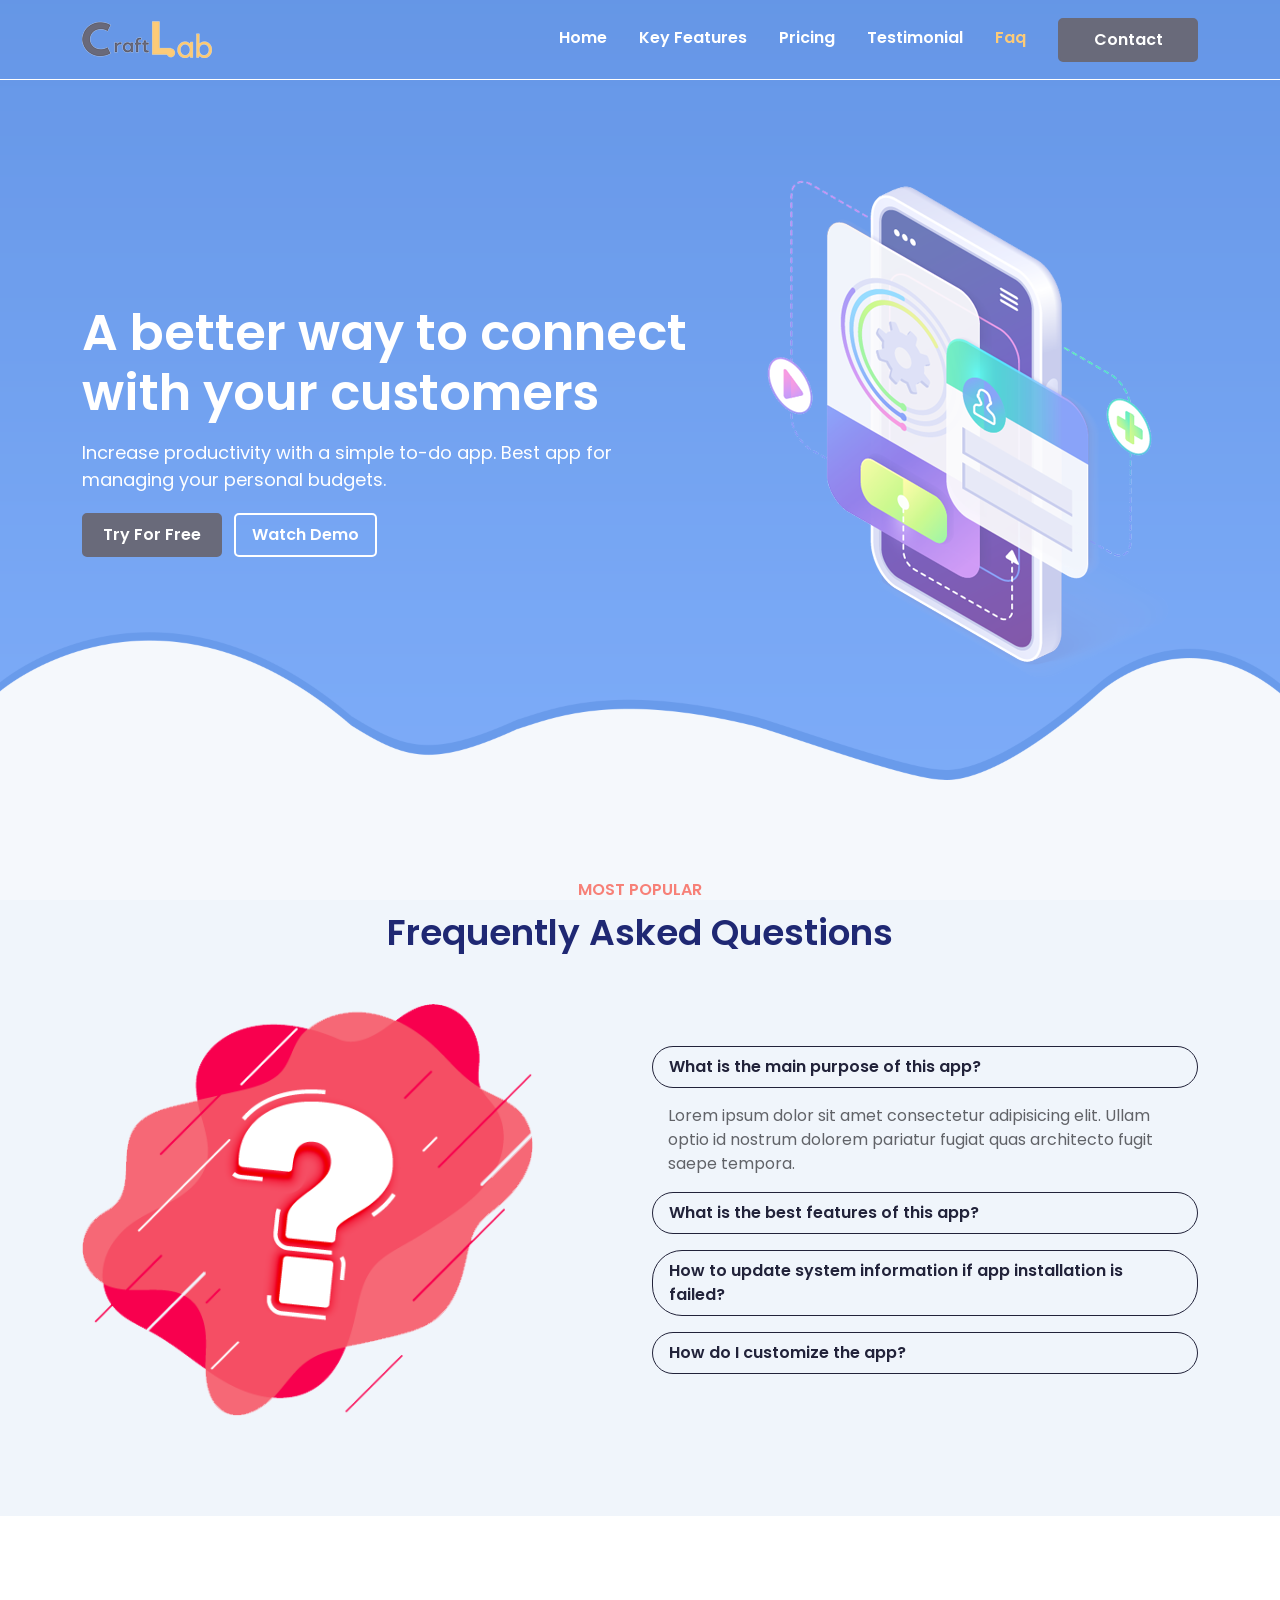
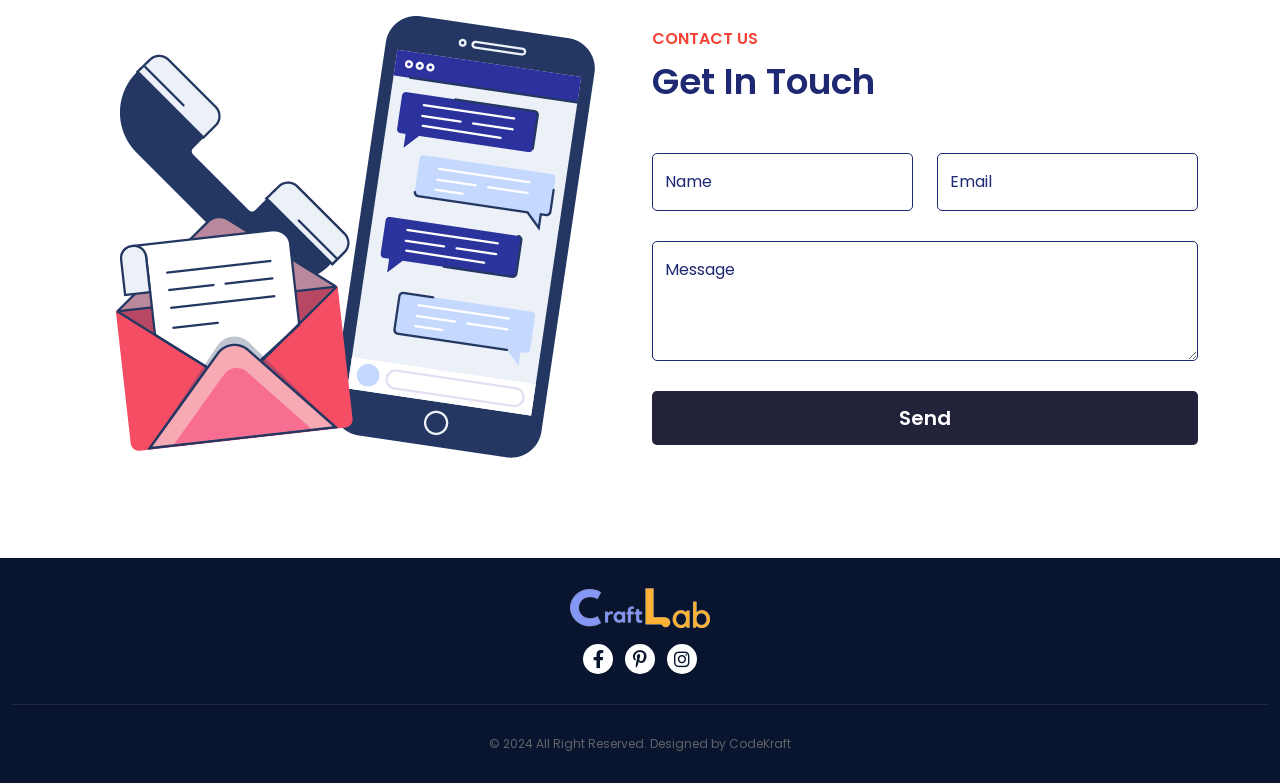
<file: faq.html>
<!DOCTYPE html>
<html lang="en">
  <head>
    <!-- Required meta tags -->
    <meta charset="utf-8" />
    <meta name="viewport" content="width=device-width, initial-scale=1" />
    <meta name="description" content="" />
    <meta name="author" content="CodeKraft" />
    <!-- Title -->
    <title>CraftLab</title>
    <!-- Favicon -->
    <link
      rel="icon"
      type="image/png"
      href="assets/images/favicon/favicon.png"
    />
    <!-- Bootstrap Stylesheet -->
    <link rel="stylesheet" href="assets/css/bootstrap.min.css" />
    <!-- Fontawesome Stylesheet -->
    <link rel="stylesheet" href="assets/fonts/css/all.css" />
    <!-- Remix Icon Stylesheet -->
    <link rel="stylesheet" href="assets/fonts/remixicon/remixicon.css" />
    <!-- Magnific Popup Stylesheet -->
    <link
      rel="stylesheet"
      href="assets/vendor/magnificPopup/magnific-popup.css"
    />
    <!-- Owl Carousel Stylesheet -->
    <link rel="stylesheet" href="assets/vendor/owlcarousel/owl-theme.min.css" />
    <link
      rel="stylesheet"
      href="assets/vendor/owlcarousel/owl-carousel.min.css"
    />
    <!-- Scroll to top Stylesheet -->
    <link rel="stylesheet" href="assets/vendor/scrolltop/back-to-top.css" />
    <!-- Main Stylesheet -->
    <link rel="stylesheet" href="assets/css/style.css" />
    <!-- Animation Stylesheet -->
    <link rel="stylesheet" href="assets/css/animate.css" />
    <!-- Responsive Stylesheet -->
    <link rel="stylesheet" href="assets/css/responsive.css" />
  </head>

  <body>
    <!-- ========= PRELOADER ========= -->
    <div id="preloader">
      <div class="loading">
        <div class="loader">
          <div></div>
          <div></div>
          <div></div>
          <div></div>
        </div>
      </div>
    </div>
    <!-- ========= HEADER START ========= -->
    <header class="inner-header">
      <!-- NAVIGATION BAR -->
      <nav class="navbar navbar-expand-lg navigation">
        <div class="container">
          <a class="navbar-brand logo" href="index.html"
            ><img
              src="assets/images/logo/logo.png"
              class="img-fluid"
              alt="CraftLab"
          /></a>
          <button
            class="navbar-toggler"
            type="button"
            data-bs-toggle="collapse"
            data-bs-target="#mainav"
          >
            <i class="fas fa-bars text-white"></i>
          </button>
          <div class="collapse navbar-collapse menu" id="mainav">
            <ul class="navbar-nav ms-auto text-center">
              <li class="nav-item">
                <a class="nav-link" href="index.html">Home</a>
              </li>
              <li class="nav-item">
                <a class="nav-link" href="about.html">Key Features</a>
              </li>
              <li class="nav-item">
                <a class="nav-link" href="pricing.html">Pricing</a>
              </li>
              <li class="nav-item">
                <a class="nav-link" href="testimonial.html">Testimonial</a>
              </li>
              <li class="nav-item">
                <a class="nav-link active" href="faq.html">Faq</a>
              </li>
              <li class="nav-item">
                <a class="nav-link btn btn1" href="#contact">Contact</a>
              </li>
            </ul>
          </div>
        </div>
      </nav>
      <!-- BANNER -->
      <section class="banner">
        <div class="container">
          <div class="row justify-content-between">
            <!-- banner single -->
            <div class="col-md-7 align-self-center">
              <div class="banner-single">
                <h1>A better way to connect with your customers</h1>
                <p>
                  Increase productivity with a simple to-do app. Best app for
                  managing your personal budgets.
                </p>
                <ul class="list-inline m-0">
                  <li class="list-inline-item">
                    <a href="#freetrial" class="btn btn1" data-bs-toggle="modal"
                      >Try for free</a
                    >
                  </li>
                  <li class="list-inline-item">
                    <a
                      href="https://www.youtube.com/watch?v=EmsxEPIOoJw"
                      class="btn btn2 watch_demo"
                      >Watch demo</a
                    >
                  </li>
                </ul>
              </div>
            </div>
            <!-- banner single -->
            <div class="col-md-5 align-self-center">
              <div class="banner-single text-center">
                <img
                  src="assets/images/banner/02.png"
                  class="img-fluid"
                  alt="CraftLab"
                />
              </div>
            </div>
            <!--/ banner single -->
          </div>
        </div>
      </section>
    </header>
    <!-- ========= HEADER END ========= -->
    <!-- ========= FAQ START ========= -->
    <section class="faq">
      <div class="container">
        <!-- section-title -->
        <div class="section-title text-center">
          <h2 class="csubtitle">most popular</h2>
          <h3 class="ctitle">frequently asked questions</h3>
        </div>
        <div class="row justify-content-between">
          <div class="col-lg-5 align-self-center">
            <div class="faq-single text-center">
              <img src="assets/images/faq/01.png" class="img-fluid" alt="faq" />
            </div>
          </div>
          <div class="col-lg-6 align-self-center">
            <div class="faq-single">
              <div class="accordion" id="faq-accordion">
                <!-- accordion-item -->
                <div class="accordion-item">
                  <button
                    type="button"
                    class="btn"
                    data-bs-toggle="collapse"
                    data-bs-target="#faq01"
                  >
                    What is the main purpose of this app?
                  </button>
                  <div
                    id="faq01"
                    class="accordion-collapse collapse show"
                    data-bs-parent="#faq-accordion"
                  >
                    <div class="accordion-body">
                      Lorem ipsum dolor sit amet consectetur adipisicing elit.
                      Ullam optio id nostrum dolorem pariatur fugiat quas
                      architecto fugit saepe tempora.
                    </div>
                  </div>
                </div>
                <!-- accordion-item -->
                <div class="accordion-item">
                  <button
                    type="button"
                    class="btn"
                    data-bs-toggle="collapse"
                    data-bs-target="#faq02"
                  >
                    What is the best features of this app?
                  </button>
                  <div
                    id="faq02"
                    class="accordion-collapse collapse"
                    data-bs-parent="#faq-accordion"
                  >
                    <div class="accordion-body">
                      Lorem ipsum dolor sit amet consectetur adipisicing elit.
                      Ullam optio id nostrum dolorem pariatur fugiat quas
                      architecto fugit saepe tempora.
                    </div>
                  </div>
                </div>
                <!-- accordion-item -->
                <div class="accordion-item">
                  <button
                    type="button"
                    class="btn"
                    data-bs-toggle="collapse"
                    data-bs-target="#faq03"
                  >
                    How to update system information if app installation is
                    failed?
                  </button>
                  <div
                    id="faq03"
                    class="accordion-collapse collapse"
                    data-bs-parent="#faq-accordion"
                  >
                    <div class="accordion-body">
                      Lorem ipsum dolor sit amet consectetur adipisicing elit.
                      Ullam optio id nostrum dolorem pariatur fugiat quas
                      architecto fugit saepe tempora.
                    </div>
                  </div>
                </div>
                <!-- accordion-item -->
                <div class="accordion-item">
                  <button
                    type="button"
                    class="btn"
                    data-bs-toggle="collapse"
                    data-bs-target="#faq04"
                  >
                    How do I customize the app?
                  </button>
                  <div
                    id="faq04"
                    class="accordion-collapse collapse"
                    data-bs-parent="#faq-accordion"
                  >
                    <div class="accordion-body">
                      Lorem ipsum dolor sit amet consectetur adipisicing elit.
                      Ullam optio id nostrum dolorem pariatur fugiat quas
                      architecto fugit saepe tempora.
                    </div>
                  </div>
                </div>
                <!--/ accordion-item -->
              </div>
            </div>
          </div>
        </div>
      </div>
    </section>
    <!-- ========= FAQ END ========= -->
    <!-- ========= CONTACT START ========= -->
    <section class="contact" id="contact">
      <div class="container">
        <div class="row">
          <!-- contact-single -->
          <div class="col-md-5 col-lg-6 align-self-center">
            <div class="contact-single text-center d-none d-md-block">
              <img
                src="assets/images/contact/01.png"
                class="img-fluid"
                alt="CraftLab"
              />
            </div>
          </div>
          <!-- contact-single -->
          <div class="col-md-7 col-lg-6 align-self-center">
            <div class="contact-single">
              <h2 class="csubtitle">contact us</h2>
              <h3 class="ctitle">get in touch</h3>
              <form
                action="contact-form-handler.php"
                method="post"
                class="needs-validation conForm"
                novalidate
              >
                <div class="row">
                  <div class="col-lg-6">
                    <div class="form-floating">
                      <input
                        type="text"
                        class="form-control"
                        placeholder="Name"
                        name="name"
                        required
                      />
                      <label>Name</label>
                      <div class="invalid-feedback">Enter Your Name</div>
                    </div>
                  </div>
                  <div class="col-lg-6">
                    <div class="form-floating">
                      <input
                        type="email"
                        class="form-control"
                        placeholder="Email"
                        name="email"
                        required
                      />
                      <label>Email</label>
                      <div class="invalid-feedback">
                        Enter Your Email Adress
                      </div>
                    </div>
                  </div>
                  <div class="col-md-12">
                    <div class="form-floating">
                      <textarea
                        class="form-control"
                        placeholder="Message"
                        name="message"
                        required
                      ></textarea>
                      <label>Message</label>
                      <div class="invalid-feedback">Enter Your Message</div>
                    </div>
                  </div>
                  <div class="col-md-12">
                    <input
                      type="submit"
                      class="btn btn-lg btn-block w-100 border-0 btn1"
                      name="submit"
                      value="Send"
                    />
                  </div>
                  <div class="col-md-12 mt-2" id="sucess_alert">
                    <div
                      class="alert alert-success text-center text-green"
                      role="alert"
                    >
                      <i class="fas fa-check-circle me-2"></i>Thank You! Your
                      message has been sent successfully
                    </div>
                  </div>
                  <div class="col-md-12 mt-2" id="failed_alert">
                    <div
                      class="alert alert-danger text-center text-red"
                      role="alert"
                    >
                      <i class="fas fa-exclamation-circle me-2"></i>Failed!
                      Please fill up the necessary information
                    </div>
                  </div>
                </div>
              </form>
            </div>
          </div>
          <!--/ contact-single -->
        </div>
      </div>
    </section>
    <!-- ========= CONTACT END ========= -->
    <!-- ========= FOOTER ========= -->
    <footer>
      <div class="container-fluid">
        <img
          src="assets/images/logo/footer-logo.png"
          class="img-fluid"
          alt="CraftLab"
        />
        <ul class="list-inline mb-0 mt-3">
          <li class="list-inline-item">
            <a href="#"><i class="fab fa-facebook-f" aria-hidden="true"></i></a>
          </li>

          <li class="list-inline-item">
            <a href="#"
              ><i class="fab fa-pinterest-p" aria-hidden="true"></i
            ></a>
          </li>
          <li class="list-inline-item">
            <a href="#"><i class="fab fa-instagram" aria-hidden="true"></i></a>
          </li>
        </ul>
        <hr />
        <small class="d-block"
          >&copy; 2024 All Right Reserved. Designed by CodeKraft</small
        >
      </div>
    </footer>
    <!-- ========= Scroll to top ========= -->
    <a href="#" class="bck"></a>
    <!-- ========= MODAL ========= -->
    <div class="modal trialmodal" id="freetrial">
      <div class="modal-dialog modal-dialog-centered">
        <div class="modal-content">
          <button type="button" class="btn-close close" data-bs-dismiss="modal">
            X
          </button>
          <div class="modal-content">
            <div class="modal-body">
              <div class="modal-icon">
                <img
                  src="assets/images/icons/register.png"
                  class="img-fluid"
                  alt="CraftLab"
                />
              </div>
              <h2 class="cheading">Hello User! <span>Welcome back</span></h2>
              <form action="#" class="modalForm">
                <div class="form-floating mb-3">
                  <input
                    type="text"
                    class="form-control"
                    placeholder="Username"
                    name="usrname"
                    required
                  />
                  <label>Username</label>
                </div>
                <div class="form-floating mb-3">
                  <input
                    type="email"
                    class="form-control"
                    placeholder="Email"
                    name="uemail"
                    required
                  />
                  <label>Email</label>
                </div>
                <div class="form-floating mb-3">
                  <input
                    type="password"
                    class="form-control"
                    placeholder="Password"
                    name="pw"
                    required
                  />
                  <label>Password</label>
                </div>
                <input
                  class="btn btn-lg fw-normal text-white btn-block w-100 bg-blue"
                  type="submit"
                  name="login"
                  value="Free Login"
                />
                <div class="mt-3" id="sucess_modal">
                  <div
                    class="alert alert-success text-center text-green"
                    role="alert"
                  >
                    <i class="fas fa-check-circle me-2"></i>Thank You!
                    Successfully LoggedIn
                  </div>
                </div>
              </form>
            </div>
            <div class="modal-footer">
              <ul class="list-inline m-0 text-center">
                <li class="list-inline-item">
                  <a href="#">Forgot Password ?</a>
                </li>
                <li class="list-inline-item">|</li>
                <li class="list-inline-item"><a href="#">Sign Up</a></li>
              </ul>
            </div>
          </div>
        </div>
      </div>
    </div>
    <!-- ========= Js Files ========= -->
    <!-- Main Js -->
    <script src="assets/js/jquery-1.12.4.js"></script>
    <!-- Popper Js -->
    <script src="assets/js/popper.min.js"></script>
    <!-- Bootstrap Js -->
    <script src="assets/js/bootstrap.min.js"></script>
    <!-- Magnific Popup Js -->
    <script src="assets/vendor/magnificPopup/magnific-popup.min.js"></script>
    <!-- Owl Carousel Js -->
    <script src="assets/vendor/owlcarousel/owl-carousel.min.js"></script>
    <!-- Scroll to top Js -->
    <script src="assets/vendor/scrolltop/back-to-top.js"></script>
    <!-- Custom Js -->
    <script src="assets/js/custom.js"></script>
  </body>
</html>
</file>
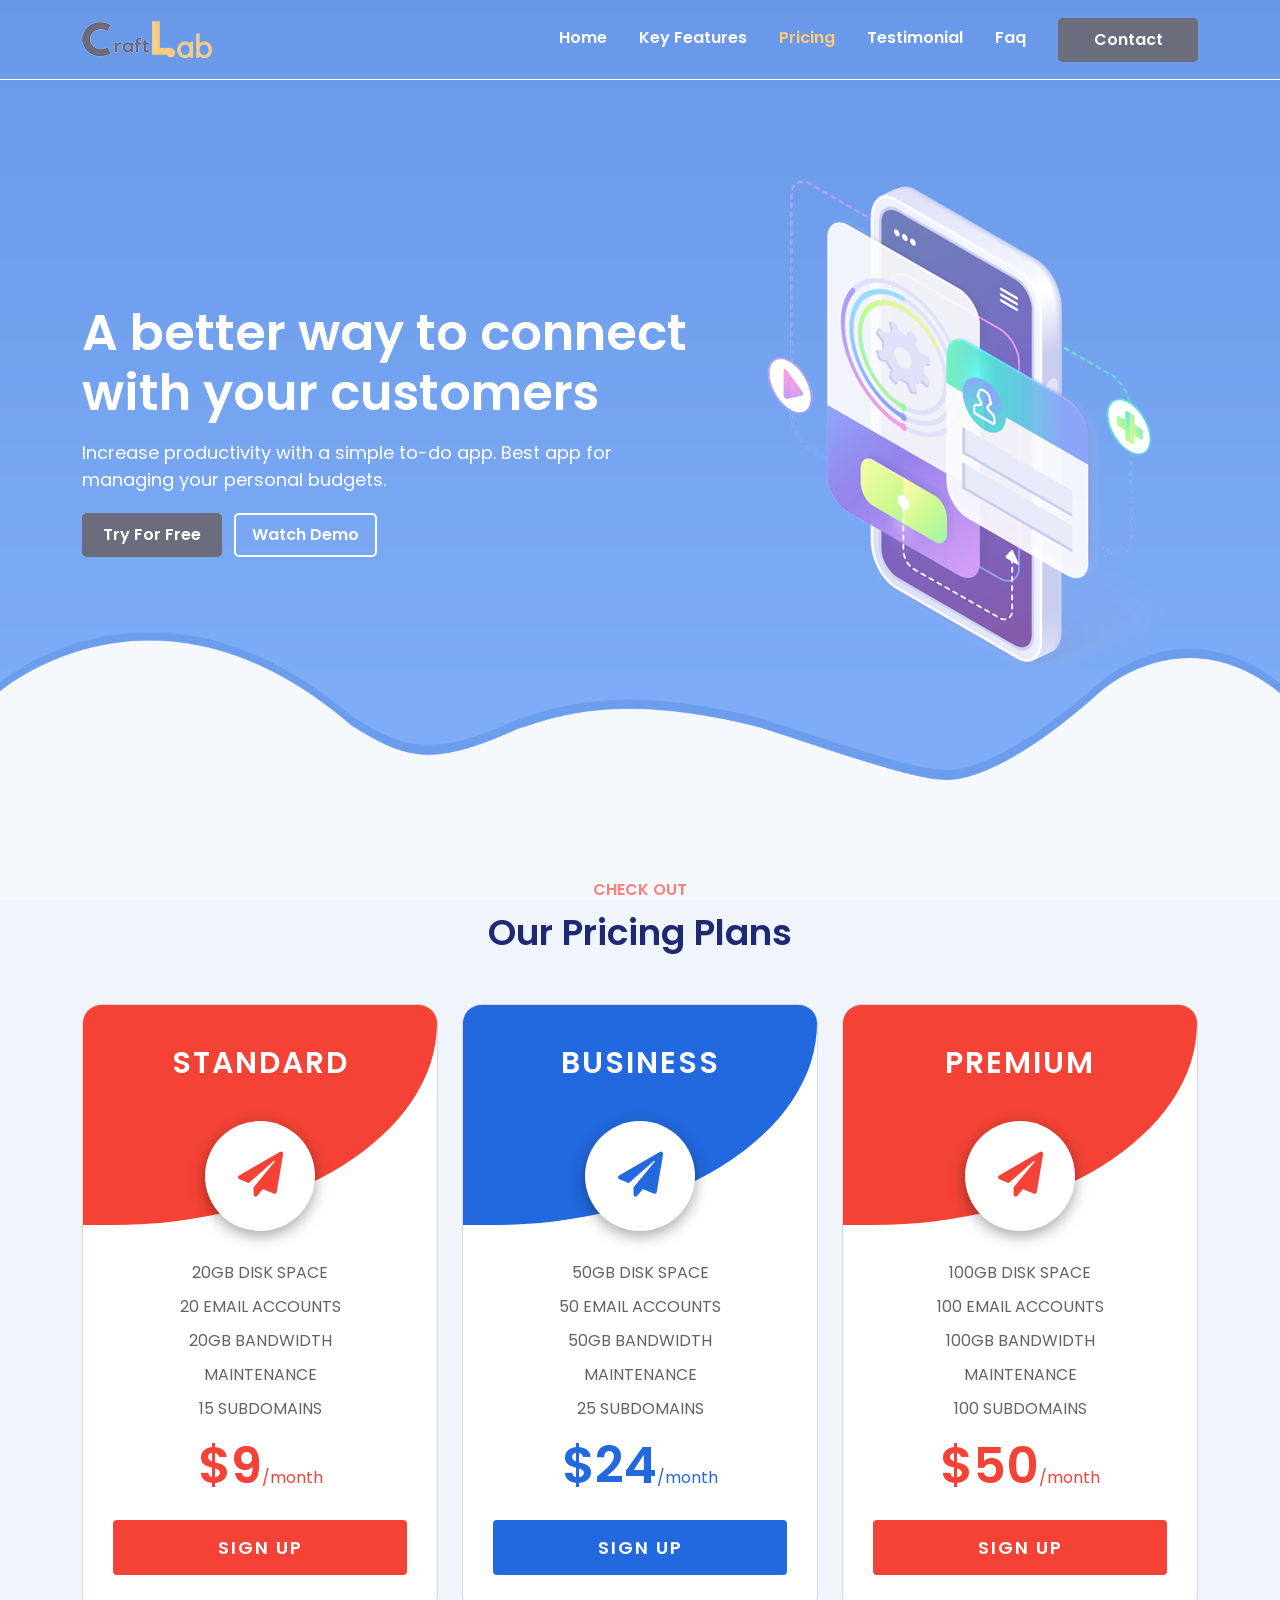
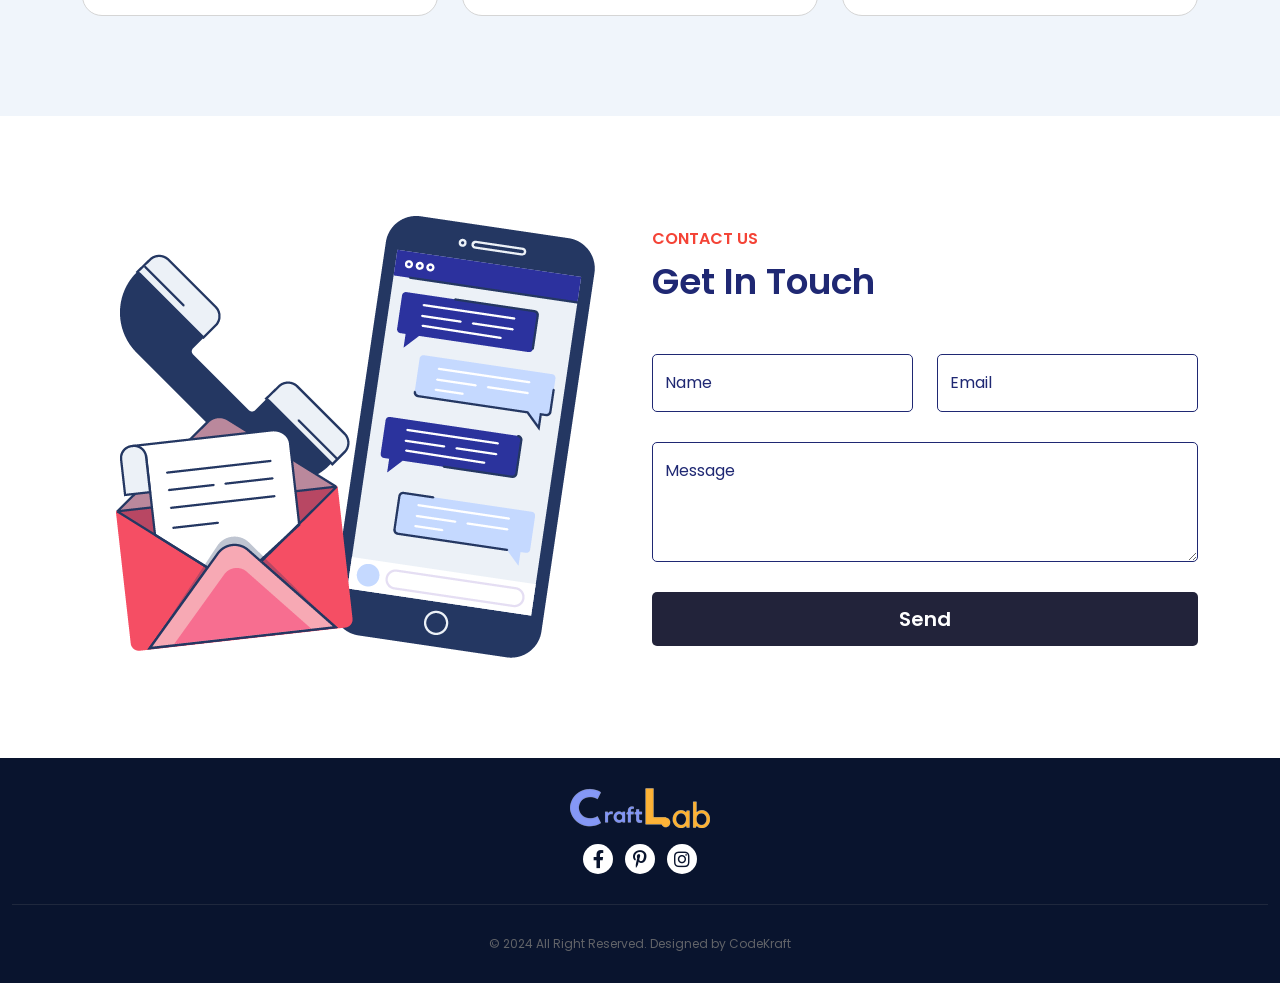
<file: pricing.html>
<!DOCTYPE html>
<html lang="en">
  <head>
    <!-- Required meta tags -->
    <meta charset="utf-8" />
    <meta name="viewport" content="width=device-width, initial-scale=1" />
    <meta name="description" content="" />
    <meta name="author" content="CodeKraft" />
    <!-- Title -->
    <title>CraftLab</title>
    <!-- Favicon -->
    <link
      rel="icon"
      type="image/png"
      href="assets/images/favicon/favicon.png"
    />
    <!-- Bootstrap Stylesheet -->
    <link rel="stylesheet" href="assets/css/bootstrap.min.css" />
    <!-- Fontawesome Stylesheet -->
    <link rel="stylesheet" href="assets/fonts/css/all.css" />
    <!-- Remix Icon Stylesheet -->
    <link rel="stylesheet" href="assets/fonts/remixicon/remixicon.css" />
    <!-- Magnific Popup Stylesheet -->
    <link
      rel="stylesheet"
      href="assets/vendor/magnificPopup/magnific-popup.css"
    />
    <!-- Owl Carousel Stylesheet -->
    <link rel="stylesheet" href="assets/vendor/owlcarousel/owl-theme.min.css" />
    <link
      rel="stylesheet"
      href="assets/vendor/owlcarousel/owl-carousel.min.css"
    />
    <!-- Scroll to top Stylesheet -->
    <link rel="stylesheet" href="assets/vendor/scrolltop/back-to-top.css" />
    <!-- Main Stylesheet -->
    <link rel="stylesheet" href="assets/css/style.css" />
    <!-- Animation Stylesheet -->
    <link rel="stylesheet" href="assets/css/animate.css" />
    <!-- Responsive Stylesheet -->
    <link rel="stylesheet" href="assets/css/responsive.css" />
  </head>

  <body>
    <!-- ========= PRELOADER ========= -->
    <div id="preloader">
      <div class="loading">
        <div class="loader">
          <div></div>
          <div></div>
          <div></div>
          <div></div>
        </div>
      </div>
    </div>
    <!-- ========= HEADER START ========= -->
    <header class="inner-header">
      <!-- NAVIGATION BAR -->
      <nav class="navbar navbar-expand-lg navigation">
        <div class="container">
          <a class="navbar-brand logo" href="index.html"
            ><img
              src="assets/images/logo/logo.png"
              class="img-fluid"
              alt="CraftLab"
          /></a>
          <button
            class="navbar-toggler"
            type="button"
            data-bs-toggle="collapse"
            data-bs-target="#mainav"
          >
            <i class="fas fa-bars text-white"></i>
          </button>
          <div class="collapse navbar-collapse menu" id="mainav">
            <ul class="navbar-nav ms-auto text-center">
              <li class="nav-item">
                <a class="nav-link" href="index.html">Home</a>
              </li>
              <li class="nav-item">
                <a class="nav-link" href="about.html">Key Features</a>
              </li>
              <li class="nav-item">
                <a class="nav-link active" href="pricing.html">Pricing</a>
              </li>
              <li class="nav-item">
                <a class="nav-link" href="testimonial.html">Testimonial</a>
              </li>
              <li class="nav-item">
                <a class="nav-link" href="faq.html">Faq</a>
              </li>
              <li class="nav-item">
                <a class="nav-link btn btn1" href="#contact">Contact</a>
              </li>
            </ul>
          </div>
        </div>
      </nav>
      <!-- BANNER -->
      <section class="banner">
        <div class="container">
          <div class="row justify-content-between">
            <!-- banner single -->
            <div class="col-md-7 align-self-center">
              <div class="banner-single">
                <h1>A better way to connect with your customers</h1>
                <p>
                  Increase productivity with a simple to-do app. Best app for
                  managing your personal budgets.
                </p>
                <ul class="list-inline m-0">
                  <li class="list-inline-item">
                    <a href="#freetrial" class="btn btn1" data-bs-toggle="modal"
                      >Try for free</a
                    >
                  </li>
                  <li class="list-inline-item">
                    <a
                      href="https://www.youtube.com/watch?v=EmsxEPIOoJw"
                      class="btn btn2 watch_demo"
                      >Watch demo</a
                    >
                  </li>
                </ul>
              </div>
            </div>
            <!-- banner single -->
            <div class="col-md-5 align-self-center">
              <div class="banner-single text-center">
                <img
                  src="assets/images/banner/02.png"
                  class="img-fluid"
                  alt="CraftLab"
                />
              </div>
            </div>
            <!--/ banner single -->
          </div>
        </div>
      </section>
    </header>
    <!-- ========= HEADER END ========= -->
    <!-- ========= PACKAGE START ========= -->
    <section class="pkg">
      <div class="container">
        <!-- section-title -->
        <div class="section-title text-center">
          <h2 class="csubtitle">check out</h2>
          <h3 class="ctitle">Our Pricing Plans</h3>
        </div>
        <div class="row justify-content-center">
          <!-- pricing single -->
          <div class="col-lg-4 col-md-6 pkg-single">
            <div class="pricingTable">
              <div class="pricingTable-header">
                <h2>Standard</h2>
              </div>
              <div class="pricing-icon">
                <i class="fas fa-paper-plane"></i>
              </div>
              <ul class="list-unstyled m-0">
                <li>20GB Disk Space</li>
                <li>20 Email Accounts</li>
                <li>20GB Bandwidth</li>
                <li>Maintenance</li>
                <li>15 Subdomains</li>
              </ul>
              <div class="price-value"><span>$9</span>/month</div>
              <div class="signup-btn"><a href="#" class="btn">Sign Up</a></div>
            </div>
          </div>
          <!-- pricing single -->
          <div class="col-lg-4 col-md-6 pkg-single">
            <div class="pricingTable">
              <div class="pricingTable-header">
                <h2>business</h2>
              </div>
              <div class="pricing-icon">
                <i class="fas fa-paper-plane"></i>
              </div>
              <ul class="list-unstyled m-0">
                <li>50GB Disk Space</li>
                <li>50 Email Accounts</li>
                <li>50GB Bandwidth</li>
                <li>Maintenance</li>
                <li>25 Subdomains</li>
              </ul>
              <div class="price-value"><span>$24</span>/month</div>
              <div class="signup-btn"><a href="#" class="btn">Sign Up</a></div>
            </div>
          </div>
          <!-- pricing single -->
          <div class="col-lg-4 col-md-6 pkg-single">
            <div class="pricingTable">
              <div class="pricingTable-header">
                <h2>premium</h2>
              </div>
              <div class="pricing-icon">
                <i class="fas fa-paper-plane"></i>
              </div>
              <ul class="list-unstyled m-0">
                <li>100GB Disk Space</li>
                <li>100 Email Accounts</li>
                <li>100GB Bandwidth</li>
                <li>Maintenance</li>
                <li>100 Subdomains</li>
              </ul>
              <div class="price-value"><span>$50</span>/month</div>
              <div class="signup-btn"><a href="#" class="btn">Sign Up</a></div>
            </div>
          </div>
          <!--/ pricing single -->
        </div>
      </div>
    </section>
    <!-- ========= PACKAGE END ========= -->
    <!-- ========= CONTACT START ========= -->
    <section class="contact" id="contact">
      <div class="container">
        <div class="row">
          <!-- contact-single -->
          <div class="col-md-5 col-lg-6 align-self-center">
            <div class="contact-single text-center d-none d-md-block">
              <img
                src="assets/images/contact/01.png"
                class="img-fluid"
                alt="CraftLab"
              />
            </div>
          </div>
          <!-- contact-single -->
          <div class="col-md-7 col-lg-6 align-self-center">
            <div class="contact-single">
              <h2 class="csubtitle">contact us</h2>
              <h3 class="ctitle">get in touch</h3>
              <form
                action="contact-form-handler.php"
                method="post"
                class="needs-validation conForm"
                novalidate
              >
                <div class="row">
                  <div class="col-lg-6">
                    <div class="form-floating">
                      <input
                        type="text"
                        class="form-control"
                        placeholder="Name"
                        name="name"
                        required
                      />
                      <label>Name</label>
                      <div class="invalid-feedback">Enter Your Name</div>
                    </div>
                  </div>
                  <div class="col-lg-6">
                    <div class="form-floating">
                      <input
                        type="email"
                        class="form-control"
                        placeholder="Email"
                        name="email"
                        required
                      />
                      <label>Email</label>
                      <div class="invalid-feedback">
                        Enter Your Email Adress
                      </div>
                    </div>
                  </div>
                  <div class="col-md-12">
                    <div class="form-floating">
                      <textarea
                        class="form-control"
                        placeholder="Message"
                        name="message"
                        required
                      ></textarea>
                      <label>Message</label>
                      <div class="invalid-feedback">Enter Your Message</div>
                    </div>
                  </div>
                  <div class="col-md-12">
                    <input
                      type="submit"
                      class="btn btn-lg btn-block w-100 border-0 btn1"
                      name="submit"
                      value="Send"
                    />
                  </div>
                  <div class="col-md-12 mt-2" id="sucess_alert">
                    <div
                      class="alert alert-success text-center text-green"
                      role="alert"
                    >
                      <i class="fas fa-check-circle me-2"></i>Thank You! Your
                      message has been sent successfully
                    </div>
                  </div>
                  <div class="col-md-12 mt-2" id="failed_alert">
                    <div
                      class="alert alert-danger text-center text-red"
                      role="alert"
                    >
                      <i class="fas fa-exclamation-circle me-2"></i>Failed!
                      Please fill up the necessary information
                    </div>
                  </div>
                </div>
              </form>
            </div>
          </div>
          <!--/ contact-single -->
        </div>
      </div>
    </section>
    <!-- ========= CONTACT END ========= -->
    <!-- ========= FOOTER ========= -->
    <footer>
      <div class="container-fluid">
        <img
          src="assets/images/logo/footer-logo.png"
          class="img-fluid"
          alt="CraftLab"
        />
        <ul class="list-inline mb-0 mt-3">
          <li class="list-inline-item">
            <a href="#"><i class="fab fa-facebook-f" aria-hidden="true"></i></a>
          </li>

          <li class="list-inline-item">
            <a href="#"
              ><i class="fab fa-pinterest-p" aria-hidden="true"></i
            ></a>
          </li>
          <li class="list-inline-item">
            <a href="#"><i class="fab fa-instagram" aria-hidden="true"></i></a>
          </li>
        </ul>
        <hr />
        <small class="d-block"
          >&copy; 2024 All Right Reserved. Designed by CodeKraft</small
        >
      </div>
    </footer>
    <!-- ========= Scroll to top ========= -->
    <a href="#" class="bck"></a>
    <!-- ========= MODAL ========= -->
    <div class="modal trialmodal" id="freetrial">
      <div class="modal-dialog modal-dialog-centered">
        <div class="modal-content">
          <button type="button" class="btn-close close" data-bs-dismiss="modal">
            X
          </button>
          <div class="modal-content">
            <div class="modal-body">
              <div class="modal-icon">
                <img
                  src="assets/images/icons/register.png"
                  class="img-fluid"
                  alt="CraftLab"
                />
              </div>
              <h2 class="cheading">Hello User! <span>Welcome back</span></h2>
              <form action="#" class="modalForm">
                <div class="form-floating mb-3">
                  <input
                    type="text"
                    class="form-control"
                    placeholder="Username"
                    name="usrname"
                    required
                  />
                  <label>Username</label>
                </div>
                <div class="form-floating mb-3">
                  <input
                    type="email"
                    class="form-control"
                    placeholder="Email"
                    name="uemail"
                    required
                  />
                  <label>Email</label>
                </div>
                <div class="form-floating mb-3">
                  <input
                    type="password"
                    class="form-control"
                    placeholder="Password"
                    name="pw"
                    required
                  />
                  <label>Password</label>
                </div>
                <input
                  class="btn btn-lg fw-normal text-white btn-block w-100 bg-blue"
                  type="submit"
                  name="login"
                  value="Free Login"
                />
                <div class="mt-3" id="sucess_modal">
                  <div
                    class="alert alert-success text-center text-green"
                    role="alert"
                  >
                    <i class="fas fa-check-circle me-2"></i>Thank You!
                    Successfully LoggedIn
                  </div>
                </div>
              </form>
            </div>
            <div class="modal-footer">
              <ul class="list-inline m-0 text-center">
                <li class="list-inline-item">
                  <a href="#">Forgot Password ?</a>
                </li>
                <li class="list-inline-item">|</li>
                <li class="list-inline-item"><a href="#">Sign Up</a></li>
              </ul>
            </div>
          </div>
        </div>
      </div>
    </div>
    <!-- ========= Js Files ========= -->
    <!-- Main Js -->
    <script src="assets/js/jquery-1.12.4.js"></script>
    <!-- Popper Js -->
    <script src="assets/js/popper.min.js"></script>
    <!-- Bootstrap Js -->
    <script src="assets/js/bootstrap.min.js"></script>
    <!-- Magnific Popup Js -->
    <script src="assets/vendor/magnificPopup/magnific-popup.min.js"></script>
    <!-- Owl Carousel Js -->
    <script src="assets/vendor/owlcarousel/owl-carousel.min.js"></script>
    <!-- Scroll to top Js -->
    <script src="assets/vendor/scrolltop/back-to-top.js"></script>
    <!-- Custom Js -->
    <script src="assets/js/custom.js"></script>
  </body>
</html>
</file>
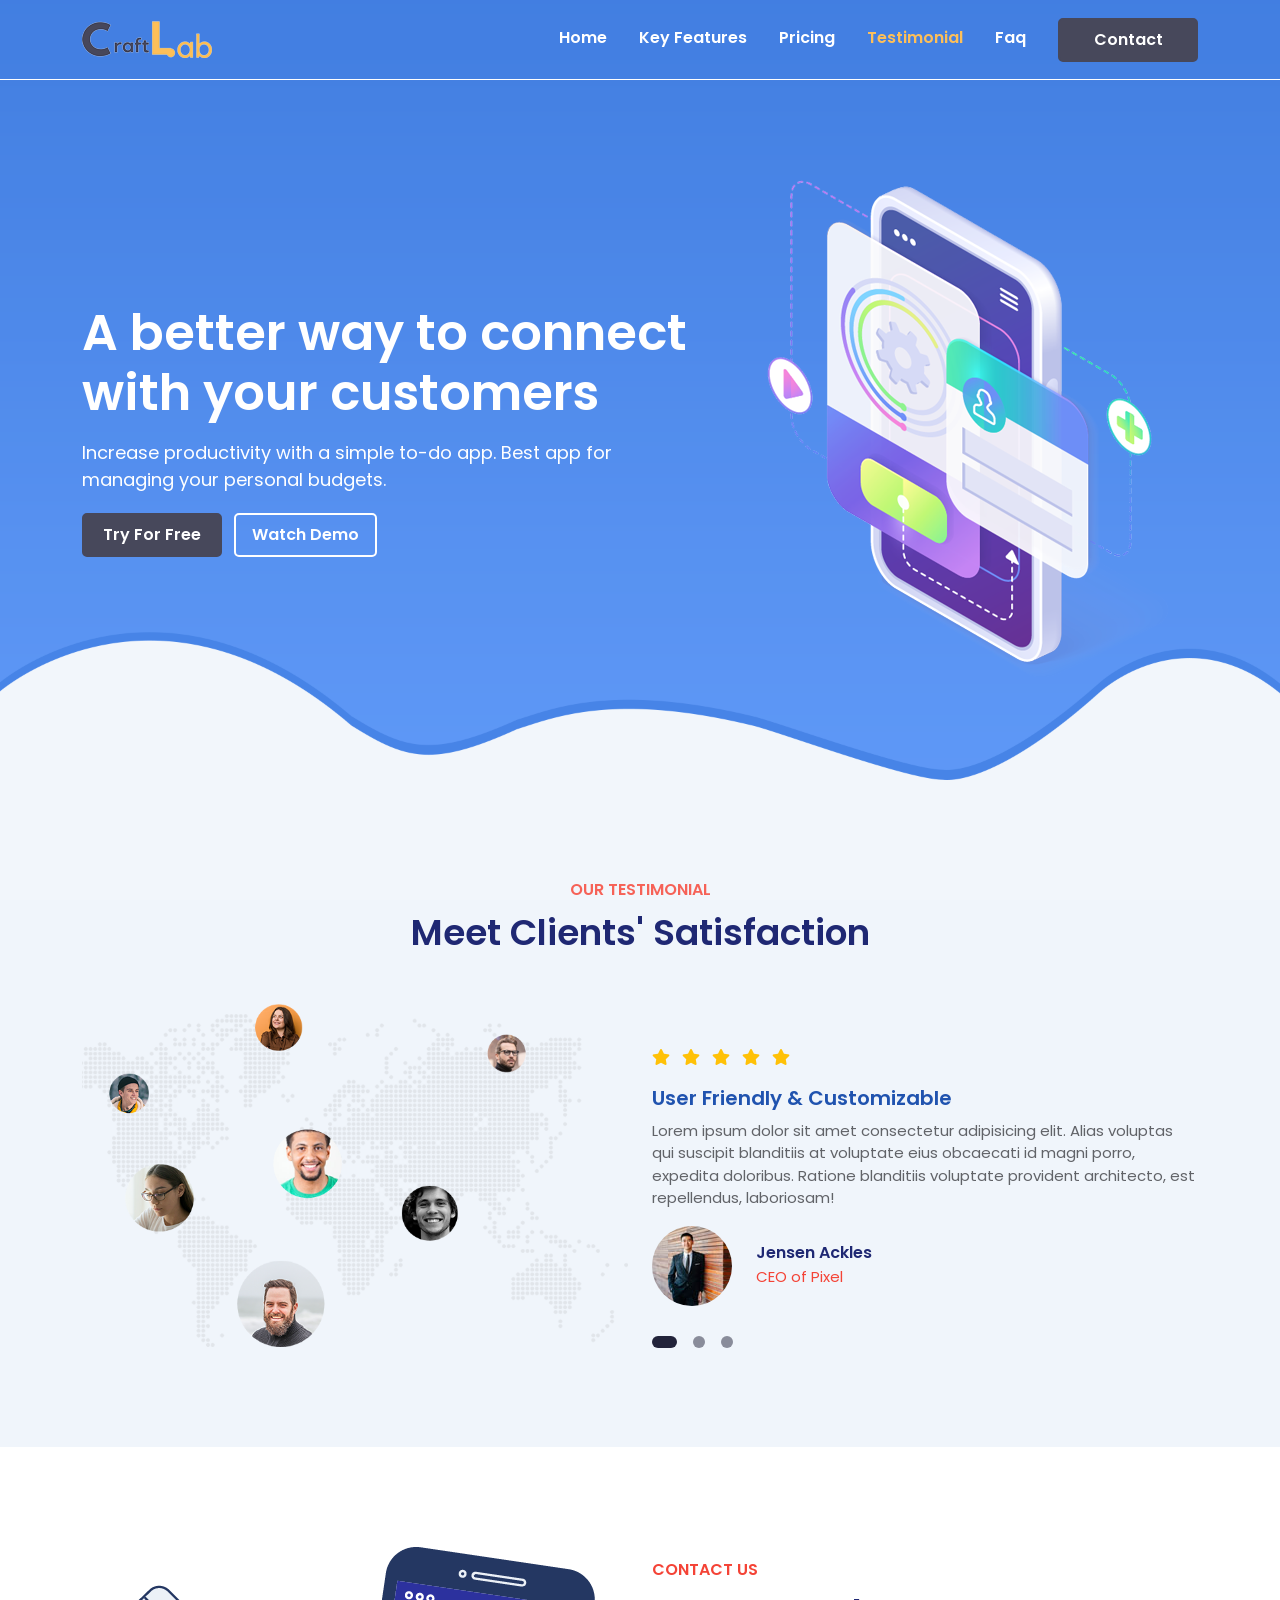
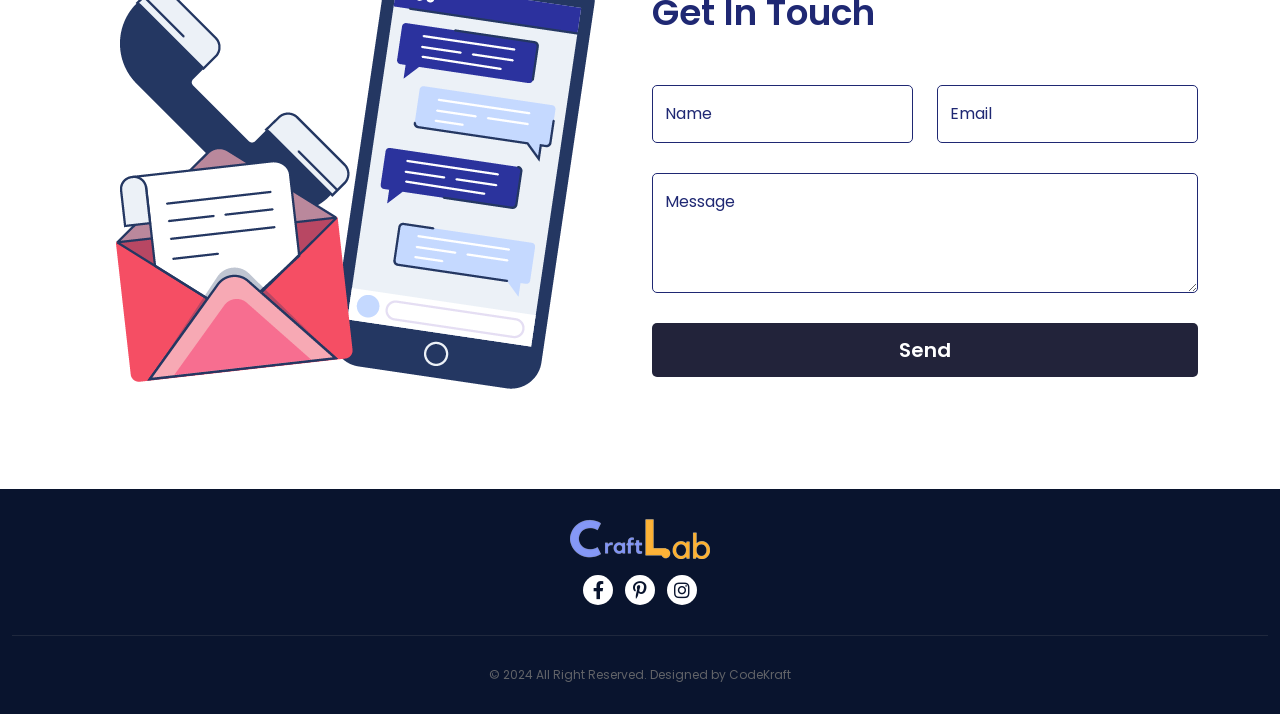
<file: testimonial.html>
<!DOCTYPE html>
<html lang="en">
  <head>
    <!-- Required meta tags -->
    <meta charset="utf-8" />
    <meta name="viewport" content="width=device-width, initial-scale=1" />
    <meta name="description" content="" />
    <meta name="author" content="CodeKraft" />
    <!-- Title -->
    <title>CraftLab</title>
    <!-- Favicon -->
    <link
      rel="icon"
      type="image/png"
      href="assets/images/favicon/favicon.png"
    />
    <!-- Bootstrap Stylesheet -->
    <link rel="stylesheet" href="assets/css/bootstrap.min.css" />
    <!-- Fontawesome Stylesheet -->
    <link rel="stylesheet" href="assets/fonts/css/all.css" />
    <!-- Remix Icon Stylesheet -->
    <link rel="stylesheet" href="assets/fonts/remixicon/remixicon.css" />
    <!-- Magnific Popup Stylesheet -->
    <link
      rel="stylesheet"
      href="assets/vendor/magnificPopup/magnific-popup.css"
    />
    <!-- Owl Carousel Stylesheet -->
    <link rel="stylesheet" href="assets/vendor/owlcarousel/owl-theme.min.css" />
    <link
      rel="stylesheet"
      href="assets/vendor/owlcarousel/owl-carousel.min.css"
    />
    <!-- Scroll to top Stylesheet -->
    <link rel="stylesheet" href="assets/vendor/scrolltop/back-to-top.css" />
    <!-- Main Stylesheet -->
    <link rel="stylesheet" href="assets/css/style.css" />
    <!-- Animation Stylesheet -->
    <link rel="stylesheet" href="assets/css/animate.css" />
    <!-- Responsive Stylesheet -->
    <link rel="stylesheet" href="assets/css/responsive.css" />
  </head>

  <body>
    <!-- ========= PRELOADER ========= -->
    <div id="preloader">
      <div class="loading">
        <div class="loader">
          <div></div>
          <div></div>
          <div></div>
          <div></div>
        </div>
      </div>
    </div>
    <!-- ========= HEADER START ========= -->
    <header class="inner-header">
      <!-- NAVIGATION BAR -->
      <nav class="navbar navbar-expand-lg navigation">
        <div class="container">
          <a class="navbar-brand logo" href="index.html"
            ><img
              src="assets/images/logo/logo.png"
              class="img-fluid"
              alt="CraftLab"
          /></a>
          <button
            class="navbar-toggler"
            type="button"
            data-bs-toggle="collapse"
            data-bs-target="#mainav"
          >
            <i class="fas fa-bars text-white"></i>
          </button>
          <div class="collapse navbar-collapse menu" id="mainav">
            <ul class="navbar-nav ms-auto text-center">
              <li class="nav-item">
                <a class="nav-link" href="index.html">Home</a>
              </li>
              <li class="nav-item">
                <a class="nav-link" href="about.html">Key Features</a>
              </li>
              <li class="nav-item">
                <a class="nav-link" href="pricing.html">Pricing</a>
              </li>
              <li class="nav-item">
                <a class="nav-link active" href="testimonial.html"
                  >Testimonial</a
                >
              </li>
              <li class="nav-item">
                <a class="nav-link" href="faq.html">Faq</a>
              </li>
              <li class="nav-item">
                <a class="nav-link btn btn1" href="#contact">Contact</a>
              </li>
            </ul>
          </div>
        </div>
      </nav>
      <!-- BANNER -->
      <section class="banner">
        <div class="container">
          <div class="row justify-content-between">
            <!-- banner single -->
            <div class="col-md-7 align-self-center">
              <div class="banner-single">
                <h1>A better way to connect with your customers</h1>
                <p>
                  Increase productivity with a simple to-do app. Best app for
                  managing your personal budgets.
                </p>
                <ul class="list-inline m-0">
                  <li class="list-inline-item">
                    <a href="#freetrial" class="btn btn1" data-bs-toggle="modal"
                      >Try for free</a
                    >
                  </li>
                  <li class="list-inline-item">
                    <a
                      href="https://www.youtube.com/watch?v=EmsxEPIOoJw"
                      class="btn btn2 watch_demo"
                      >Watch demo</a
                    >
                  </li>
                </ul>
              </div>
            </div>
            <!-- banner single -->
            <div class="col-md-5 align-self-center">
              <div class="banner-single text-center">
                <img
                  src="assets/images/banner/02.png"
                  class="img-fluid"
                  alt="CraftLab"
                />
              </div>
            </div>
            <!--/ banner single -->
          </div>
        </div>
      </section>
    </header>
    <!-- ========= HEADER END ========= -->
    <!-- ========= TESTIMONIAL START ========= -->
    <section class="review">
      <div class="container">
        <!-- section-title -->
        <div class="section-title text-center">
          <h2 class="csubtitle">our testimonial</h2>
          <h3 class="ctitle">Meet Clients' Satisfaction</h3>
        </div>
        <div class="row">
          <!-- review single -->
          <div class="col-md-6 align-self-center">
            <div class="review-single text-center">
              <img
                src="assets/images/review/01.png"
                class="img-fluid"
                alt="CraftLab"
              />
            </div>
          </div>
          <!-- review single -->
          <div class="col-md-6 align-self-center">
            <div class="review-single">
              <!-- carousel -->
              <div
                id="tcarousel"
                class="carousel slide"
                data-bs-ride="carousel"
              >
                <div class="carousel-indicators tcarousel-indicator">
                  <button
                    type="button"
                    data-bs-target="#tcarousel"
                    data-bs-slide-to="0"
                    class="active"
                  ></button>
                  <button
                    type="button"
                    data-bs-target="#tcarousel"
                    data-bs-slide-to="1"
                  ></button>
                  <button
                    type="button"
                    data-bs-target="#tcarousel"
                    data-bs-slide-to="2"
                  ></button>
                </div>
                <div class="carousel-inner">
                  <!-- carousel-item -->
                  <div class="carousel-item active">
                    <ul class="list-inline mb-3">
                      <li class="list-inline-item">
                        <i
                          class="fas fa-star text-warning"
                          aria-hidden="true"
                        ></i>
                      </li>
                      <li class="list-inline-item">
                        <i
                          class="fas fa-star text-warning"
                          aria-hidden="true"
                        ></i>
                      </li>
                      <li class="list-inline-item">
                        <i
                          class="fas fa-star text-warning"
                          aria-hidden="true"
                        ></i>
                      </li>
                      <li class="list-inline-item">
                        <i
                          class="fas fa-star text-warning"
                          aria-hidden="true"
                        ></i>
                      </li>
                      <li class="list-inline-item">
                        <i
                          class="fas fa-star text-warning"
                          aria-hidden="true"
                        ></i>
                      </li>
                    </ul>
                    <h3 class="cheading">User friendly &amp; Customizable</h3>
                    <p class="mb-3">
                      Lorem ipsum dolor sit amet consectetur adipisicing elit.
                      Alias voluptas qui suscipit blanditiis at voluptate eius
                      obcaecati id magni porro, expedita doloribus. Ratione
                      blanditiis voluptate provident architecto, est
                      repellendus, laboriosam!
                    </p>
                    <div
                      class="d-flex justify-content-center justify-content-md-start"
                    >
                      <div class="me-4">
                        <img
                          src="assets/images/review/02.jpg"
                          class="img-fluid rounded-circle"
                          alt="client"
                        />
                      </div>
                      <div class="align-self-center">
                        <h6 class="mb-1">Jensen Ackles</h6>
                        <p class="text-red m-0">CEO of Pixel</p>
                      </div>
                    </div>
                  </div>
                  <!-- carousel-item end-->
                  <div class="carousel-item">
                    <ul class="list-inline mb-3">
                      <li class="list-inline-item">
                        <i
                          class="fas fa-star text-warning"
                          aria-hidden="true"
                        ></i>
                      </li>
                      <li class="list-inline-item">
                        <i
                          class="fas fa-star text-warning"
                          aria-hidden="true"
                        ></i>
                      </li>
                      <li class="list-inline-item">
                        <i
                          class="fas fa-star text-warning"
                          aria-hidden="true"
                        ></i>
                      </li>
                      <li class="list-inline-item">
                        <i
                          class="fas fa-star text-warning"
                          aria-hidden="true"
                        ></i>
                      </li>
                      <li class="list-inline-item">
                        <i
                          class="fas fa-star text-warning"
                          aria-hidden="true"
                        ></i>
                      </li>
                    </ul>
                    <h3 class="cheading">
                      Amazing features, great flexibility
                    </h3>
                    <p class="mb-3">
                      Lorem ipsum dolor sit, amet, consectetur adipisicing elit.
                      Labore consequatur quod eius obcaecati vero quas eum
                      magnam commodi quaerat, reiciendis voluptas repudiandae
                      suscipit facere ex omnis. Unde eveniet quae, laudantium.
                    </p>
                    <div
                      class="d-flex justify-content-center justify-content-md-start"
                    >
                      <div class="me-4">
                        <img
                          src="assets/images/review/03.jpg"
                          class="img-fluid rounded-circle"
                          alt="client"
                        />
                      </div>
                      <div class="align-self-center">
                        <h6 class="mb-1">Zoltan Nemeth</h6>
                        <p class="text-red m-0">CEO of Pixler Lab</p>
                      </div>
                    </div>
                  </div>
                  <!-- carousel-item end-->
                  <div class="carousel-item">
                    <ul class="list-inline mb-3">
                      <li class="list-inline-item">
                        <i
                          class="fas fa-star text-warning"
                          aria-hidden="true"
                        ></i>
                      </li>
                      <li class="list-inline-item">
                        <i
                          class="fas fa-star text-warning"
                          aria-hidden="true"
                        ></i>
                      </li>
                      <li class="list-inline-item">
                        <i
                          class="fas fa-star text-warning"
                          aria-hidden="true"
                        ></i>
                      </li>
                      <li class="list-inline-item">
                        <i
                          class="fas fa-star text-warning"
                          aria-hidden="true"
                        ></i>
                      </li>
                      <li class="list-inline-item">
                        <i
                          class="fas fa-star text-warning"
                          aria-hidden="true"
                        ></i>
                      </li>
                    </ul>
                    <h3 class="cheading">Very Useful App</h3>
                    <p class="mb-3">
                      Lorem ipsum dolor sit amet, consectetur adipisicing elit.
                      Vel laudantium minima optio cumque, minus porro repellat
                      eaque, perspiciatis ut veniam laboriosam eos aut natus
                      dicta exercitationem, distinctio sapiente. Quasi,
                      officiis.
                    </p>
                    <div
                      class="d-flex justify-content-center justify-content-md-start"
                    >
                      <div class="me-4">
                        <img
                          src="assets/images/review/04.jpg"
                          class="img-fluid rounded-circle"
                          alt="client"
                        />
                      </div>
                      <div class="align-self-center">
                        <h6 class="mb-1">Zoe Newton</h6>
                        <p class="text-red m-0">CEO of AppLab</p>
                      </div>
                    </div>
                  </div>
                  <!--/ carousel-item end-->
                </div>
              </div>
              <!-- carousel -->
            </div>
          </div>
          <!--/ review single -->
        </div>
      </div>
    </section>
    <!-- ========= TESTIMONIAL END ========= -->
    <!-- ========= CONTACT START ========= -->
    <section class="contact" id="contact">
      <div class="container">
        <div class="row">
          <!-- contact-single -->
          <div class="col-md-5 col-lg-6 align-self-center">
            <div class="contact-single text-center d-none d-md-block">
              <img
                src="assets/images/contact/01.png"
                class="img-fluid"
                alt="CraftLab"
              />
            </div>
          </div>
          <!-- contact-single -->
          <div class="col-md-7 col-lg-6 align-self-center">
            <div class="contact-single">
              <h2 class="csubtitle">contact us</h2>
              <h3 class="ctitle">get in touch</h3>
              <form
                action="contact-form-handler.php"
                method="post"
                class="needs-validation conForm"
                novalidate
              >
                <div class="row">
                  <div class="col-lg-6">
                    <div class="form-floating">
                      <input
                        type="text"
                        class="form-control"
                        placeholder="Name"
                        name="name"
                        required
                      />
                      <label>Name</label>
                      <div class="invalid-feedback">Enter Your Name</div>
                    </div>
                  </div>
                  <div class="col-lg-6">
                    <div class="form-floating">
                      <input
                        type="email"
                        class="form-control"
                        placeholder="Email"
                        name="email"
                        required
                      />
                      <label>Email</label>
                      <div class="invalid-feedback">
                        Enter Your Email Adress
                      </div>
                    </div>
                  </div>
                  <div class="col-md-12">
                    <div class="form-floating">
                      <textarea
                        class="form-control"
                        placeholder="Message"
                        name="message"
                        required
                      ></textarea>
                      <label>Message</label>
                      <div class="invalid-feedback">Enter Your Message</div>
                    </div>
                  </div>
                  <div class="col-md-12">
                    <input
                      type="submit"
                      class="btn btn-lg btn-block w-100 border-0 btn1"
                      name="submit"
                      value="Send"
                    />
                  </div>
                  <div class="col-md-12 mt-2" id="sucess_alert">
                    <div
                      class="alert alert-success text-center text-green"
                      role="alert"
                    >
                      <i class="fas fa-check-circle me-2"></i>Thank You! Your
                      message has been sent successfully
                    </div>
                  </div>
                  <div class="col-md-12 mt-2" id="failed_alert">
                    <div
                      class="alert alert-danger text-center text-red"
                      role="alert"
                    >
                      <i class="fas fa-exclamation-circle me-2"></i>Failed!
                      Please fill up the necessary information
                    </div>
                  </div>
                </div>
              </form>
            </div>
          </div>
          <!--/ contact-single -->
        </div>
      </div>
    </section>
    <!-- ========= CONTACT END ========= -->
    <!-- ========= FOOTER ========= -->
    <footer>
      <div class="container-fluid">
        <img
          src="assets/images/logo/footer-logo.png"
          class="img-fluid"
          alt="CraftLab"
        />
        <ul class="list-inline mb-0 mt-3">
          <li class="list-inline-item">
            <a href="#"><i class="fab fa-facebook-f" aria-hidden="true"></i></a>
          </li>

          <li class="list-inline-item">
            <a href="#"
              ><i class="fab fa-pinterest-p" aria-hidden="true"></i
            ></a>
          </li>
          <li class="list-inline-item">
            <a href="#"><i class="fab fa-instagram" aria-hidden="true"></i></a>
          </li>
        </ul>
        <hr />
        <small class="d-block"
          >&copy; 2024 All Right Reserved. Designed by CodeKraft</small
        >
      </div>
    </footer>
    <!-- ========= Scroll to top ========= -->
    <a href="#" class="bck"></a>
    <!-- ========= MODAL ========= -->
    <div class="modal trialmodal" id="freetrial">
      <div class="modal-dialog modal-dialog-centered">
        <div class="modal-content">
          <button type="button" class="btn-close close" data-bs-dismiss="modal">
            X
          </button>
          <div class="modal-content">
            <div class="modal-body">
              <div class="modal-icon">
                <img
                  src="assets/images/icons/register.png"
                  class="img-fluid"
                  alt="CraftLab"
                />
              </div>
              <h2 class="cheading">Hello User! <span>Welcome back</span></h2>
              <form action="#" class="modalForm">
                <div class="form-floating mb-3">
                  <input
                    type="text"
                    class="form-control"
                    placeholder="Username"
                    name="usrname"
                    required
                  />
                  <label>Username</label>
                </div>
                <div class="form-floating mb-3">
                  <input
                    type="email"
                    class="form-control"
                    placeholder="Email"
                    name="uemail"
                    required
                  />
                  <label>Email</label>
                </div>
                <div class="form-floating mb-3">
                  <input
                    type="password"
                    class="form-control"
                    placeholder="Password"
                    name="pw"
                    required
                  />
                  <label>Password</label>
                </div>
                <input
                  class="btn btn-lg fw-normal text-white btn-block w-100 bg-blue"
                  type="submit"
                  name="login"
                  value="Free Login"
                />
                <div class="mt-3" id="sucess_modal">
                  <div
                    class="alert alert-success text-center text-green"
                    role="alert"
                  >
                    <i class="fas fa-check-circle me-2"></i>Thank You!
                    Successfully LoggedIn
                  </div>
                </div>
              </form>
            </div>
            <div class="modal-footer">
              <ul class="list-inline m-0 text-center">
                <li class="list-inline-item">
                  <a href="#">Forgot Password ?</a>
                </li>
                <li class="list-inline-item">|</li>
                <li class="list-inline-item"><a href="#">Sign Up</a></li>
              </ul>
            </div>
          </div>
        </div>
      </div>
    </div>
    <!-- ========= Js Files ========= -->
    <!-- Main Js -->
    <script src="assets/js/jquery-1.12.4.js"></script>
    <!-- Popper Js -->
    <script src="assets/js/popper.min.js"></script>
    <!-- Bootstrap Js -->
    <script src="assets/js/bootstrap.min.js"></script>
    <!-- Magnific Popup Js -->
    <script src="assets/vendor/magnificPopup/magnific-popup.min.js"></script>
    <!-- Owl Carousel Js -->
    <script src="assets/vendor/owlcarousel/owl-carousel.min.js"></script>
    <!-- Scroll to top Js -->
    <script src="assets/vendor/scrolltop/back-to-top.js"></script>
    <!-- Custom Js -->
    <script src="assets/js/custom.js"></script>
  </body>
</html>
</file>
<file: assets/vendor/scrolltop/back-to-top.css>
.bck {
	position: fixed;
	bottom: 1rem;
	right: 1rem;
	background: rgba(0,0,0,.8);
	color: #fff;
	visibility: hidden;
	width: 50px;
	height: 50px;
	line-height: 50px;
	text-align:center;
	transition-property: all;
}

.bck.bck-on {visibility: visible;}

.fade{opacity: 0;}

.bck-on.fade{opacity: 1;}

.rightToLeft {right : -50px;}

.bck-on.rightToLeft{right: 1rem;}

.bottomToTop {bottom: -50px;}

.bck-on.bottomToTop {bottom:1rem;}

.bck-leftToRight {left: -50px;}

.bck-on.leftToRight {left:1rem;}

.topToBottom {top: -50px;}

.bck-on.topToBottom {top:1rem;}
</file>
<file: assets/css/style.css>
@charset "UTF-8";
@import url("https://fonts.googleapis.com/css2?family=Poppins:wght@400;500;600;700;800&display=swap");
/*----------------
Author       : CodeKraft
Template Name: CraftLab
Version      : 1.0
*----------------/
/*---------------
Table of contents:
00. FONT
00. GLOBAL
00. PRELOADER
---------------*/
/*--------------------------------------------------------------------
                            GLOBAL
---------------------------------------------------------------------*/
:root {
  --primary: #2053af;
  --secondary: #f44336;
  --blue: #1f2873;
  --green: #198754;
  --purple: #9c27b0;
  --yellow: #fdb338;
  --navyblue: #22233a;
  --bg-blue: #226be2;
  --bg-navyblue: #09142e;
}
body {
  font-family: "Poppins", sans-serif;
  font-size: 16px;
  font-weight: 400;
  color: #616368;
  background-color: #f0f5fb;
}
::-webkit-scrollbar {
  width: 10px;
}
::-webkit-scrollbar-track {
  background: transparent;
  box-shadow: inset 0 0 2px rgba(0, 0, 0, 0.2);
}
::-webkit-scrollbar-thumb {
  background: var(--primary);
  border-radius: 10px;
  -ms-transition: all 0.3s ease-in-out;
  -moz-transition: all 0.3s ease-in-out;
  -webkit-transition: all 0.3s ease-in-out;
  transition: all 0.3s ease-in-out;
}
a {
  color: #616368;
  text-decoration: none;
  -ms-transition: all 0.3s ease-in-out;
  -moz-transition: all 0.3s ease-in-out;
  -webkit-transition: all 0.3s ease-in-out;
  transition: all 0.3s ease-in-out;
}
a:hover {
  color: #616368;
}
img {
  max-width: 100%;
}
ul,
ol {
  list-style: none;
  padding: 0;
  margin: 0;
}
/*--------------------------------------------------------------------
                            TYPOGRAPHY
---------------------------------------------------------------------*/
h1,
h2,
h3,
h4,
h5,
h6 {
  font-family: "Poppins", sans-serif;
  font-weight: 600;
  color: var(--blue);
  margin: 0;
}
h1 {
  font-size: 48px;
}
h2 {
  font-size: 36px;
}
h3 {
  font-size: 28px;
}
h4 {
  font-size: 22px;
}
h5 {
  font-size: 18px;
}
h6 {
  font-size: 16px;
}
p {
  font-size: 15px;
  margin: 0;
}
small {
  font-size: 12px;
}
/*--------------------------------------------------------------------
                            BUTTON
---------------------------------------------------------------------*/
.btn {
  font-family: "Poppins", sans-serif;
  font-weight: 600;
  color: var(--primary);
  position: relative;
  z-index: 1;
  -ms-transition: all 0.3s ease-in-out;
  -moz-transition: all 0.3s ease-in-out;
  -webkit-transition: all 0.3s ease-in-out;
  transition: all 0.3s ease-in-out;
}
.btn:focus,
.accordion-button:focus,
.navbar-toggler:focus {
  box-shadow: none;
}
.btn1 {
  color: #fff !important;
  background: var(--navyblue);
}
.btn1::before {
  background: var(--yellow);
}
.btn1:hover {
  border-color: var(--yellow);
}
.btn2 {
  color: var(--navyblue);
  background: transparent;
}
.btn2::before {
  background: var(--navyblue);
}
.btn2:hover {
  color: #fff;
  border-color: var(--navyblue);
}
.btn1,
.btn2 {
  text-transform: capitalize;
  padding: 8px 16px;
  min-width: 140px;
  border: 2px solid var(--navyblue);
  border-radius: 5px;
  overflow: hidden;
}
.btn1::before,
.btn2::before {
  content: "";
  position: absolute;
  z-index: -1;
  top: 0;
  left: -25%;
  width: 0;
  height: 100%;
  transform: skew(50deg);
  -ms-transition: all 0.5s ease-in-out;
  -moz-transition: all 0.5s ease-in-out;
  -webkit-transition: all 0.5s ease-in-out;
  transition: all 0.5s ease-in-out;
}
.btn1:hover::before,
.btn2:hover::before {
  width: 180%;
}
/*--------------------------------------------------------------------
                            FORM
---------------------------------------------------------------------*/
label {
  color: var(--blue);
}
.form-control {
  border-color: var(--blue);
  border-radius: 5px;
  -ms-transition: all 0.3s ease-in-out;
  -moz-transition: all 0.3s ease-in-out;
  -webkit-transition: all 0.3s ease-in-out;
  transition: all 0.3s ease-in-out;
}
.form-control:focus {
  border-color: var(--secondary);
  box-shadow: none;
}
textarea.form-control {
  min-height: 120px;
}
/*--------------------------------------------------------------------
                            SPACING
---------------------------------------------------------------------*/
.mt-50 {
  margin-top: 50px;
}
.mb-50 {
  margin-bottom: 50px;
}
.ml-8 {
  margin-left: 8px;
}
.ml-16 {
  margin-left: 16px;
}
.ml-50 {
  margin-left: 50px;
}
.mr-8 {
  margin-right: 8px;
}
.mr-16 {
  margin-right: 16px;
}
.mr-50 {
  margin-right: 50px;
}
/*--------------------------------------------------------------------
                            PRELOADER
---------------------------------------------------------------------*/
#preloader {
  background: #fff;
  position: fixed;
  top: 0;
  right: 0;
  bottom: 0;
  left: 0;
  width: 100%;
  height: 100%;
  z-index: 9999;
}
.loading {
  width: 100%;
  position: absolute;
  top: 50%;
  left: 50%;
  transform: translate(-50%, -50%);
}
.loader {
  width: 80px;
  height: 80px;
  margin: auto;
  transform: rotate(45deg);
  position: relative;
}
.loader div {
  background-color: var(--blue);
  width: 30px;
  height: 30px;
  border-radius: 1px;
  position: absolute;
  left: 0;
}
.loader div:nth-child(1) {
  animation: animation1shape1 0.5s ease 0s infinite alternate;
}
.loader div:nth-child(2) {
  background-color: var(--secondary);
  left: auto;
  right: 0;
  animation: animation1shape2 0.5s ease 0s infinite alternate;
}
.loader div:nth-child(3) {
  background-color: var(--green);
  bottom: 0;
  animation: animation1shape3 0.5s ease 0s infinite alternate;
}
.loader div:nth-child(4) {
  background-color: var(--yellow);
  bottom: 0;
  left: auto;
  right: 0;
  animation: animation1shape4 0.5s ease 0s infinite alternate;
}
/*--------------------------------------------------------------------
                            SECTION TITLE
---------------------------------------------------------------------*/
.csubtitle {
  font-size: 16px;
  color: var(--secondary);
  text-transform: uppercase;
  margin-bottom: 12px;
}
.ctitle {
  font-size: 36px;
  text-transform: capitalize;
  margin-bottom: 0;
}
.cheading {
  font-size: 20px;
  color: var(--primary);
  text-transform: capitalize;
  margin-bottom: 10px;
}
.text-blue {
  color: var(--primary);
}
.text-red {
  color: var(--secondary);
}
.text-green {
  color: var(--green);
}
.text-purple {
  color: var(--purple);
}
.bg-blue {
  background: var(--primary);
}
.bg-navyblue {
  background: var(--navyblue);
}
.bg-red {
  background: var(--secondary);
}
.bg-green {
  background: var(--green);
}
.bg-purple {
  background: var(--purple);
}
.border-blue {
  border: 1px solid var(--primary);
}
.border-red {
  border: 1px solid var(--secondary);
}
.border-green {
  border: 1px solid var(--green);
}
.border-purple {
  border: 1px solid var(--purple);
}
.border-top-blue {
  border-top: 5px solid var(--primary);
}
.border-top-red {
  border-top: 5px solid var(--secondary);
}
.border-top-green {
  border-top: 5px solid var(--green);
}
.border-top-purple {
  border-top: 5px solid var(--purple);
}
.border-bottom-blue {
  border-bottom: 5px solid var(--primary);
}
.border-bottom-red {
  border-bottom: 5px solid var(--secondary);
}
.border-bottom-green {
  border-bottom: 5px solid var(--green);
}
.border-bottom-purple {
  border-bottom: 5px solid var(--purple);
}
/*--------------------------------------------------------------------
                            NAVIGATION BAR
---------------------------------------------------------------------*/
header {
  background: url(../images/background/banner.png) no-repeat center/cover;
}
.navigation {
  padding: 16px 0;
}
.menu ul li a {
  font-weight: 600;
  color: #fff;
  text-transform: capitalize;
  padding: 8px 16px !important;
  display: inline-block;
  position: relative;
  z-index: 1;
  -ms-transition: all 0.3s ease-in-out;
  -moz-transition: all 0.3s ease-in-out;
  -webkit-transition: all 0.3s ease-in-out;
  transition: all 0.3s ease-in-out;
}
.menu ul li:last-child a {
  margin-left: 16px;
}
.menu ul li a:hover,
.menu ul li a.active {
  color: var(--yellow);
}
/*--------------------------------------------------------------------
                                BANNER
---------------------------------------------------------------------*/
.banner {
  padding: 100px 0;
}
.banner-single button {
  font-size: 18px;
  font-weight: 500;
  color: var(--navyblue) !important;
  padding: 0;
  padding-right: 20px;
  margin-bottom: 20px;
  border: none;
  background: #9cc3d5ff;
}
.banner-single button i {
  color: #fff;
  border-radius: 50%;
  padding: 8px;
  background: var(--yellow);
  -ms-transition: all 0.5s ease-in-out;
  -moz-transition: all 0.5s ease-in-out;
  -webkit-transition: all 0.5s ease-in-out;
  transition: all 0.5s ease-in-out;
}
.banner-single button:hover i {
  transform: rotate(360deg);
}
.banner-single h1 {
  font-size: 50px;
  color: #fff;
  margin-bottom: 16px;
}
.banner-single p {
  font-size: 18px;
  color: #fff;
  margin-bottom: 20px;
  padding-right: 100px;
}
.banner-single .btn2 {
  color: #fff;
  border-color: #fff;
}
.banner-single .btn2:hover {
  border-color: var(--navyblue);
}
.banner-single img {
  animation: floating 2s ease infinite alternate;
}
/*--------------------------------------------------------------------
                            COMPANY
---------------------------------------------------------------------*/
.company {
  text-align: center;
  padding: 100px 0;
}
.company-single {
  margin-top: 50px;
}
.owl-carousel .owl-item img {
  max-width: 100%;
  width: auto;
  margin: auto;
}
/*--------------------------------------------------------------------
                            FEATURE
---------------------------------------------------------------------*/
.feature {
  padding: 100px 0;
  background: #fff;
}
.feature-single {
  margin-top: 50px;
}
.feature-single img {
  margin-bottom: 16px;
}
.feature-single p {
  padding-right: 50px;
}
.feature-single2 {
  text-align: center;
  margin-top: 100px;
  -ms-transition: all 0.3s ease-in-out;
  -moz-transition: all 0.3s ease-in-out;
  -webkit-transition: all 0.3s ease-in-out;
  transition: all 0.3s ease-in-out;
}
.feature-single2:hover {
  transform: translateY(5px);
}
.feature-single2 .cheading {
  margin: 30px 0 0;
  -ms-transition: all 0.3s ease-in-out;
  -moz-transition: all 0.3s ease-in-out;
  -webkit-transition: all 0.3s ease-in-out;
  transition: all 0.3s ease-in-out;
}
.feature-single2:nth-child(even) .cheading {
  color: var(--blue);
}
.feature-single2 .feature-box:hover .cheading {
  color: var(--purple);
}
.feature-box {
  padding: 30px;
  box-shadow: rgba(0, 0, 0, 0.24) 0px 3px 8px;
  overflow: hidden;
}
.feature-single2:nth-child(odd) .feature-box {
  border-top: 5px solid var(--primary);
}
.feature-single2:nth-child(even) .feature-box {
  border-top: 5px solid var(--blue);
}
.feature-img img {
  animation: shake 2s ease infinite alternate;
}
/*--------------------------------------------------------------------
                            ABOUT
---------------------------------------------------------------------*/
.about {
  padding: 100px 0;
}
.about-single {
  margin-top: 30px;
  -ms-transition: all 0.3s ease-in-out;
  -moz-transition: all 0.3s ease-in-out;
  -webkit-transition: all 0.3s ease-in-out;
  transition: all 0.3s ease-in-out;
}
.about-single i {
  font-size: 40px;
  color: var(--primary);
  margin-right: 30px;
  display: inline-block;
  min-width: 45px;
  min-height: 45px;
  -ms-transition: all 0.3s ease-in-out;
  -moz-transition: all 0.3s ease-in-out;
  -webkit-transition: all 0.3s ease-in-out;
  transition: all 0.3s ease-in-out;
}
.about-single:hover i,
.about-single:hover h4 {
  color: var(--purple);
}
.about-single h4 {
  color: var(--blue);
}
.about-img img {
  animation: shake 2s ease infinite alternate;
}
/*--------------------------------------------------------------------
                            SERVICE
---------------------------------------------------------------------*/
.service {
  text-align: center;
  padding: 100px 0;
  background: #fff;
}
.service-single {
  margin-top: 50px;
  padding: 0 0 40px;
  border: 1px solid #d5d5d5;
  border-radius: 20px;
  position: relative;
  z-index: 1;
  -ms-transition: all 0.3s ease-in-out;
  -moz-transition: all 0.3s ease-in-out;
  -webkit-transition: all 0.3s ease-in-out;
  transition: all 0.3s ease-in-out;
}
.service-single::after {
  content: "";
  background: linear-gradient(to bottom, #00adef, #00689b);
  width: 100%;
  height: 50px;
  border-bottom-left-radius: 20px;
  border-bottom-right-radius: 20px;
  position: absolute;
  left: 0;
  bottom: 0;
  z-index: -1;
}
.service-count {
  font-size: 45px;
  color: #fff;
  margin: -15px 0 0;
  background: linear-gradient(to bottom, #00adef, #00689b);
  width: 80px;
  line-height: 110px;
  height: 110px;
  border-radius: 40px 0 100px 100px;
  position: relative;
}
.service-count:before,
.service-count:after {
  content: "";
  background: #00689b;
  width: 30px;
  height: 15px;
  border-radius: 50px 50px 0 0;
  position: absolute;
  top: 0;
  left: 80px;
}
.service-count:after {
  background: #00689b;
  border-radius: 50px 0 0 0;
  left: 65px;
  z-index: -2;
}
.service-icon {
  position: absolute;
  right: 20px;
  top: 20px;
  -ms-transition: all 0.5s ease-in-out;
  -moz-transition: all 0.5s ease-in-out;
  -webkit-transition: all 0.5s ease-in-out;
  transition: all 0.5s ease-in-out;
}
.service-single:hover {
  animation: floating 1s ease 2 alternate;
}
.service-single:hover .service-icon {
  transform: rotateY(180deg);
}
.service-single h4 {
  color: #00689b;
  margin: 30px 6px 16px;
}
.service-single p {
  padding: 0 16px;
  margin-bottom: 30px;
}
.service-single a {
  font-weight: 600;
  color: #fff;
  text-transform: capitalize;
  position: absolute;
  left: 50%;
  transform: translateX(-50%);
}
/*--------------------------------------------------------------------
                            ABOUT2
---------------------------------------------------------------------*/
.about2 {
  padding: 100px 0;
}
.about2-single p {
  margin: 20px 0 30px;
}
.about-item {
  color: #fff;
  text-align: center;
  background: linear-gradient(-315deg, #6e72fc 0%, #ad1deb 74%);
  padding: 40px 20px;
  border-radius: 10px;
  -ms-transition: all 0.3s ease-in-out;
  -moz-transition: all 0.3s ease-in-out;
  -webkit-transition: all 0.3s ease-in-out;
  transition: all 0.3s ease-in-out;
}
.about-item:hover {
  transform: translateY(5px);
}
.about-item i {
  font-size: 50px;
  margin-bottom: 30px;
  display: inline-block;
}
.about-item h4 {
  font-size: 24px;
  color: #fff;
  margin-bottom: 14px;
}
.about-item02 {
  background: linear-gradient(315deg, #6e72fc 0%, #ad1deb 74%);
}
.about-item03 {
  background: linear-gradient(150deg, #6e72fc 10%, #ad1deb 74%);
}
/*--------------------------------------------------------------------
                            CONTACT
---------------------------------------------------------------------*/
.contact {
  padding: 100px 0;
  background: #fff;
}
.contact-single form {
  margin-top: 50px;
}
.contact-single .form-floating {
  margin-bottom: 30px;
}
.contact-single .btn1 {
  padding: 12px 16px;
}
/*--------------------------------------------------------------------
                            FOOTER
---------------------------------------------------------------------*/
footer {
  text-align: center;
  padding: 30px 0;
  background: var(--bg-navyblue);
}
footer ul li a i {
  font-size: 18px;
  color: var(--bg-navyblue);
  text-align: center;
  width: 30px;
  height: 30px;
  line-height: 30px !important;
  border-radius: 50%;
  background: #fff;
  -ms-transition: all 0.3s ease-in-out;
  -moz-transition: all 0.3s ease-in-out;
  -webkit-transition: all 0.3s ease-in-out;
  transition: all 0.3s ease-in-out;
}
footer ul li a i:hover {
  transform: rotate(360deg);
}
footer hr {
  margin: 30px 0;
}
/*--------------------------------------------------------------------
                            INNER PAGE
---------------------------------------------------------------------*/
.inner-header {
  background: url(../images/background/inner-bg.png) no-repeat bottom/cover;
}
.inner-header .navigation {
  border-bottom: 1px solid #fff;
}
/*--------------------------------------------------------------------
                            PACKAGE PAGE
---------------------------------------------------------------------*/
.pkg {
  padding: 100px 0;
}
.pricingTable {
  text-align: center;
  padding: 40px 30px;
  margin-top: 50px;
  background: #fff;
  border-radius: 20px;
  border: 1px solid #d5d5d5;
  position: relative;
  z-index: 1;
}
.pricingTable::before {
  content: "";
  background: var(--secondary);
  width: 100%;
  height: 220px;
  border-radius: 20px 20px 100% 0;
  position: absolute;
  top: 0;
  left: 0;
  z-index: -1;
}
.pricingTable:hover {
  animation: floating 1s ease 2 alternate;
}
.pricingTable-header {
  padding: 0 0 40px;
  margin: 0;
}
.pricingTable-header h2 {
  font-size: 30px;
  font-weight: 600;
  color: #fff;
  letter-spacing: 2px;
  text-transform: uppercase;
  margin: 0;
}
.pricing-icon {
  color: var(--secondary);
  background: #fff;
  font-size: 45px;
  width: 110px;
  height: 110px;
  line-height: 110px;
  margin: 0 auto 30px;
  border-radius: 50%;
  box-shadow: rgba(0, 0, 0, 0.35) 0px 5px 15px;
}
.pricingTable ul li {
  text-transform: uppercase;
  margin-top: 10px;
}
.price-value {
  color: var(--secondary);
  margin-top: 8px;
}
.price-value span {
  font-size: 50px;
  font-weight: 600;
}
.signup-btn a {
  font-size: 18px;
  color: #fff;
  text-transform: uppercase;
  letter-spacing: 2px;
  margin-top: 16px;
  background: var(--secondary);
  border: 2px solid var(--secondary);
  display: block;
  padding: 12px 16px;
  -ms-transition: all 0.3s ease-in-out;
  -moz-transition: all 0.3s ease-in-out;
  -webkit-transition: all 0.3s ease-in-out;
  transition: all 0.3s ease-in-out;
}
.signup-btn a:hover {
  color: var(--secondary);
  background: transparent;
}
.pkg-single:nth-child(2) .pricingTable::before,
.pkg-single:nth-child(2) .signup-btn a {
  background: #2269df;
  border-color: #2269df;
}
.pkg-single:nth-child(2) .pricing-icon,
.pkg-single:nth-child(2) .price-value {
  color: #2269df;
}
.pkg-single:nth-child(2) .signup-btn a:hover {
  color: #2269df;
  background: transparent;
}
/*--------------------------------------------------------------------
                            TESTIMONIAL PAGE
---------------------------------------------------------------------*/
.review {
  padding: 100px 0;
}
.review-single {
  margin-top: 50px;
}
.tcarousel-indicator {
  top: 100%;
  justify-content: start;
  margin: 0;
}
.tcarousel-indicator [data-bs-target] {
  background: var(--navyblue);
  width: 12px;
  height: 12px;
  border: none;
  border-radius: 30px;
  margin: 30px 16px 0 0;
}
.tcarousel-indicator .active {
  width: 25px;
  border-radius: 30px;
}
/*--------------------------------------------------------------------
                            FAQ PAGE
---------------------------------------------------------------------*/
.faq {
  padding: 100px 0;
}
.faq-single {
  margin-top: 50px;
}
.faq-single button {
  font-weight: 600;
  color: var(--navyblue);
  text-align: left;
  padding: 8px 16px;
  border-color: var(--navyblue);
  position: relative;
  border-radius: 30px;
  display: block;
  width: 100%;
  z-index: 1;
  overflow: hidden;
  -ms-transition: all 0.3s ease-in-out;
  -moz-transition: all 0.3s ease-in-out;
  -webkit-transition: all 0.3s ease-in-out;
  transition: all 0.3s ease-in-out;
}
.faq-single button::before {
  content: "";
  position: absolute;
  top: 0;
  left: 0;
  background: var(--navyblue);
  width: 0;
  height: 100%;
  transition-duration: 0.6s;
  z-index: -1;
  -ms-transition: all 0.6s ease-in-out;
  -moz-transition: all 0.6s ease-in-out;
  -webkit-transition: all 0.6s ease-in-out;
  transition: all 0.6s ease-in-out;
}
.faq-single button:hover::before {
  width: 100%;
}
.faq-single button:hover {
  color: #fff;
}
.faq-single .accordion-body {
  padding: 16px 16px 0;
}
.faq-single .accordion-collapse {
  border: none;
}
.faq-single .accordion-item {
  margin-bottom: 16px;
}
.faq-single .accordion-item:last-child {
  margin-bottom: 0;
}
/*--------------------------------------------------------------------
                            MODAL
---------------------------------------------------------------------*/
.trialmodal .modal-content {
  text-align: center;
  border-radius: 20px;
}
.trialmodal .btn-close {
  background: none;
}
.trialmodal .close {
  color: #fff;
  background-color: var(--primary);
  line-height: 15px;
  height: 28px;
  width: 28px;
  border-radius: 50%;
  overflow: hidden;
  opacity: 1;
  position: absolute;
  right: 10px;
  top: 10px;
  z-index: 1;
  -ms-transition: all 0.3s ease-in-out;
  -moz-transition: all 0.3s ease-in-out;
  -webkit-transition: all 0.3s ease-in-out;
  transition: all 0.3s ease-in-out;
}
.trialmodal .modal-body {
  padding: 0 30px 30px;
}
.trialmodal .modal-icon {
  background: #f1f1f1;
  margin: -50px auto 35px;
  width: 100px;
  height: 100px;
  line-height: 100px;
  border-radius: 50%;
  box-shadow: 0 0 10px rgba(0, 0, 0, 0.2);
}
.trialmodal .modal-content .modal-body h2 {
  font-weight: 600;
  margin: 0 0 30px;
}
.trialmodal .modal-content .modal-body h2 span {
  font-weight: 400;
}
.trialmodal .modal-content .modal-footer {
  background-color: #f1f1f1;
  text-align: center;
  justify-content: center;
  border-bottom-right-radius: 20px;
  border-bottom-left-radius: 20px;
}
.trialmodal .modal-content .modal-footer ul li a {
  font-weight: 500;
}
.trialmodal .modal-content .modal-footer ul li a:hover {
  color: var(--secondary);
}
/*--------------------------------------------------------------------
                            Scroll to top
---------------------------------------------------------------------*/
.bck {
  color: #fff !important;
  background: var(--blue);
  width: 35px;
  height: 35px;
  line-height: 35px;
  border-radius: 50%;
  z-index: 1;
}
.bck::before,
.bck::after {
  content: "";
  position: absolute;
  top: 0;
  right: 0;
  bottom: 0;
  left: 0;
  z-index: -1;
  border-radius: 50%;
  border: 1px solid var(--blue);
  animation: ripple 2s ease infinite;
}
.bck::after {
  animation: ripple 2s ease 1s infinite;
}
</file>
<file: assets/css/responsive.css>
/*Tablet Device*/
@media (max-width: 991.98px) {
    /*NAVIGATION BAR*/
    .navigation {
        background: var(--primary);
        border-bottom: 1px solid #d5d5d5;
        position: fixed;
        top: 0;
        right: 0;
        left: 0;
        z-index: 1000;
    }
    .logo {
        margin-bottom: 10px;
    }
    /*BANNER*/
    .banner {
        padding: 150px 0;
    }
    .banner-single p {
        padding-right: 0;
    }
    .banner-single img {
        margin-top: 50px;
    }
    /*FEATURE*/
    .feature-single p {
        padding-right: 0;
    }
    .feature-single2 {
        margin-top: 50px;
    }
}
/*Mobile Device*/
@media (max-width: 767.98px) {
    /*NAVIGATION BAR*/
    header {
        background: url(../images/background/mobilebanner.png) no-repeat left/cover;
    }
    /*SECTION ALIGNMENT*/
    .feature,
    .about,
    .about2,
    .contact,
    .review {
        text-align: center;
    }
    /*ABOUT*/
    .about-single {
        margin-top: 50px;
    }
    .about-single i {
        margin-right: 0;
        margin-bottom: 16px;
    }
    /*TESTIMONIAL PAGE*/
    .tcarousel-indicator {
        justify-content: center;
    }
}
/*Extra small devices*/
@media (max-width: 575.98px) {
    /*GLOBAL*/
    .ctitle {
        font-size: 28px;
    }
    /*SECTION PADDING*/
    .company,
    .feature,
    .about,
    .service,
    .about2,
    .contact,
    .pkg,
    .review,
    .faq {
        padding: 60px 0;
    }
    /*SECTION WIDTH*/
    .feature-single,
    .feature-single2,
    .about-single,
    .service-single,
    .about-item,
    .pricingTable {
        max-width: 450px;
        margin: 50px auto 0;
    }
    /*BANNER*/
    .banner-single {
        max-width: 400px;
        margin: auto;
    }
    .banner-single button {
        font-size: 15px;
    }
    .banner-single h1 {
        font-size: 27px;
    }
    /*PACKAGE PAGE*/
    .pricingTable-header h2 {
        font-size: 24px;
    }
    .price-value span {
        font-size: 40px;
    }
    /*FAQ PAGE*/
    .faq-single button {
        border-radius: 5px;
    }
}
/*Small devices*/
@media (min-width: 576px) and (max-width: 767.98px) {
    .ctitle {
        font-size: 30px;
    }
    .banner-single h1 {
        font-size: 36px;
    }
    .about2-single {
        margin-bottom: 50px;
    }
}
/*Medium devices*/
@media (min-width: 768px) and (max-width: 991.98px) {
    .ctitle {
        font-size: 30px;
    }
    .banner-single h1 {
        font-size: 31px;
    }
    .feature-single .cheading {
        font-size: 17px;
    }
    .about2-single {
        margin-bottom: 50px;
    }
}
/*Large devices*/
@media (min-width: 992px) and (max-width: 1199.98px) {
    .banner-single h1 {
        font-size: 40px;
    }
    .box {
        padding: 20px;
    }
    .feature-box .cheading {
        font-size: 17px;
    }
}
</file>
